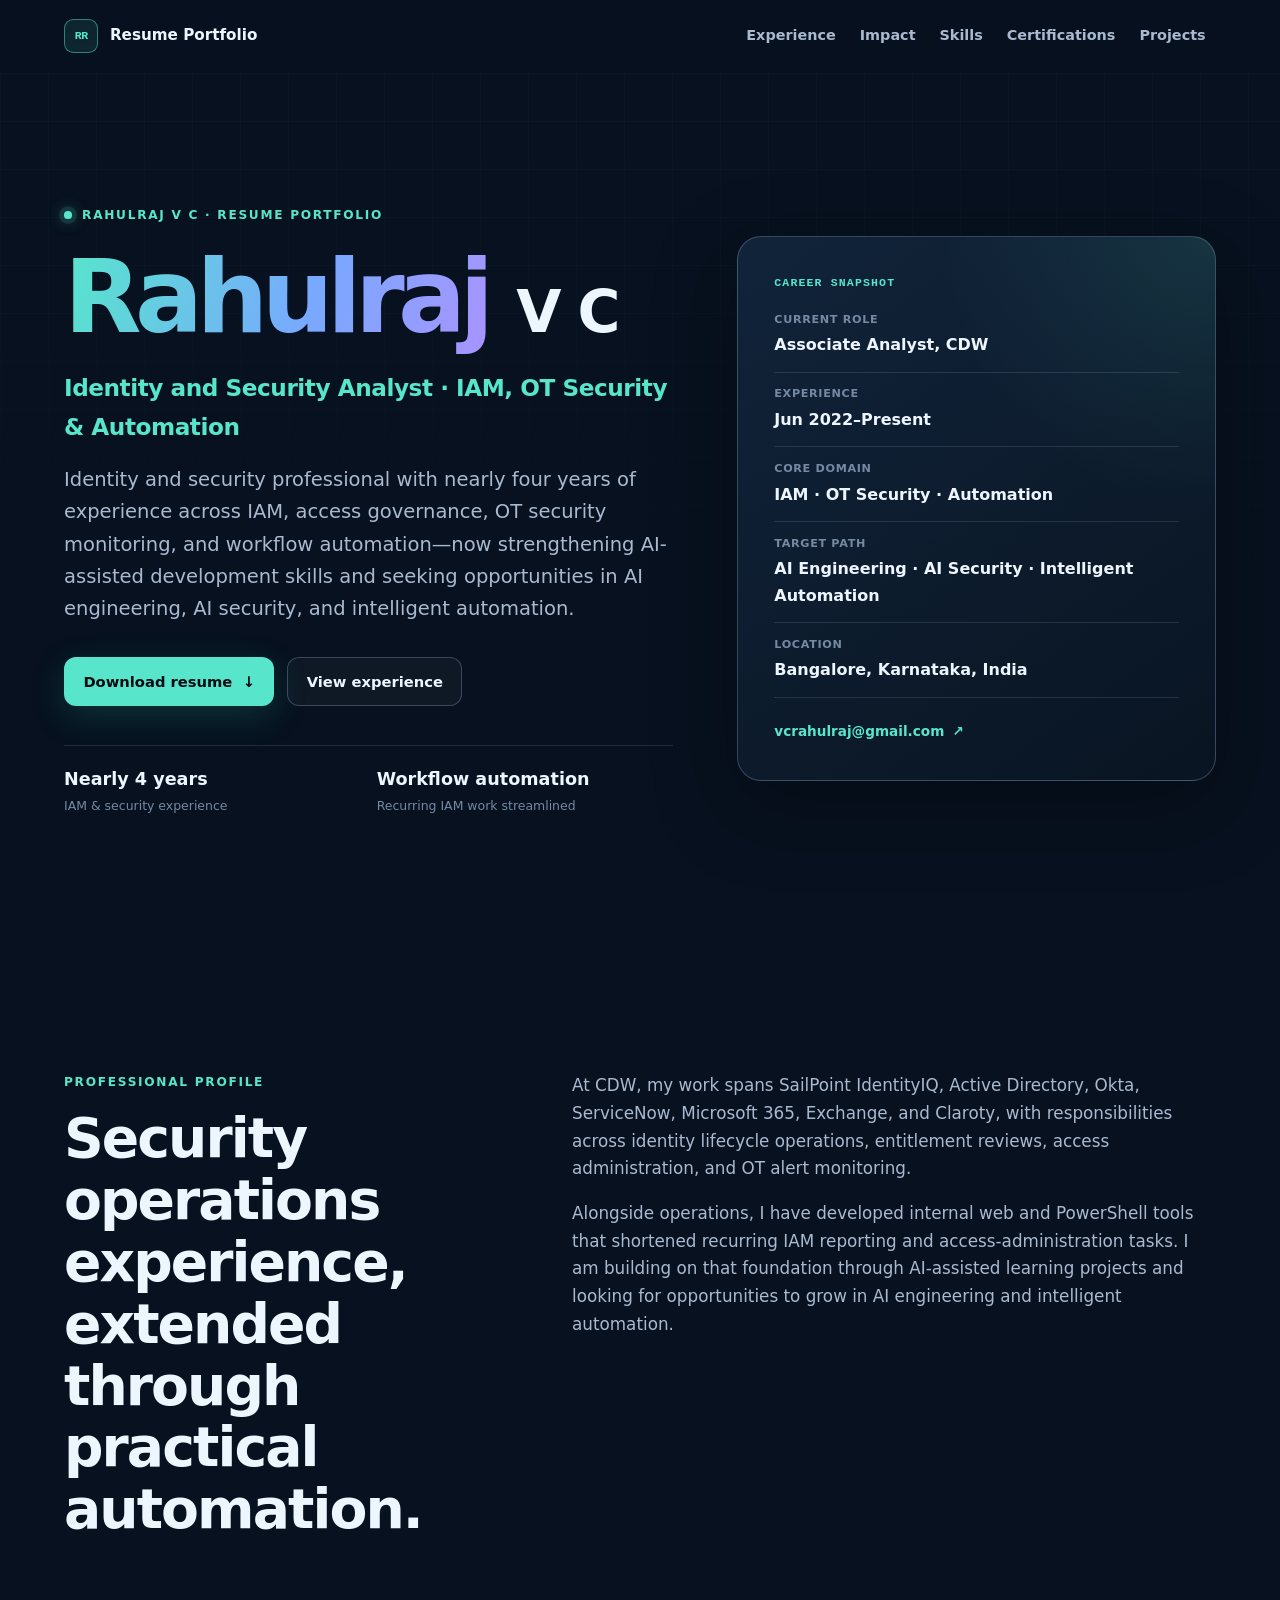
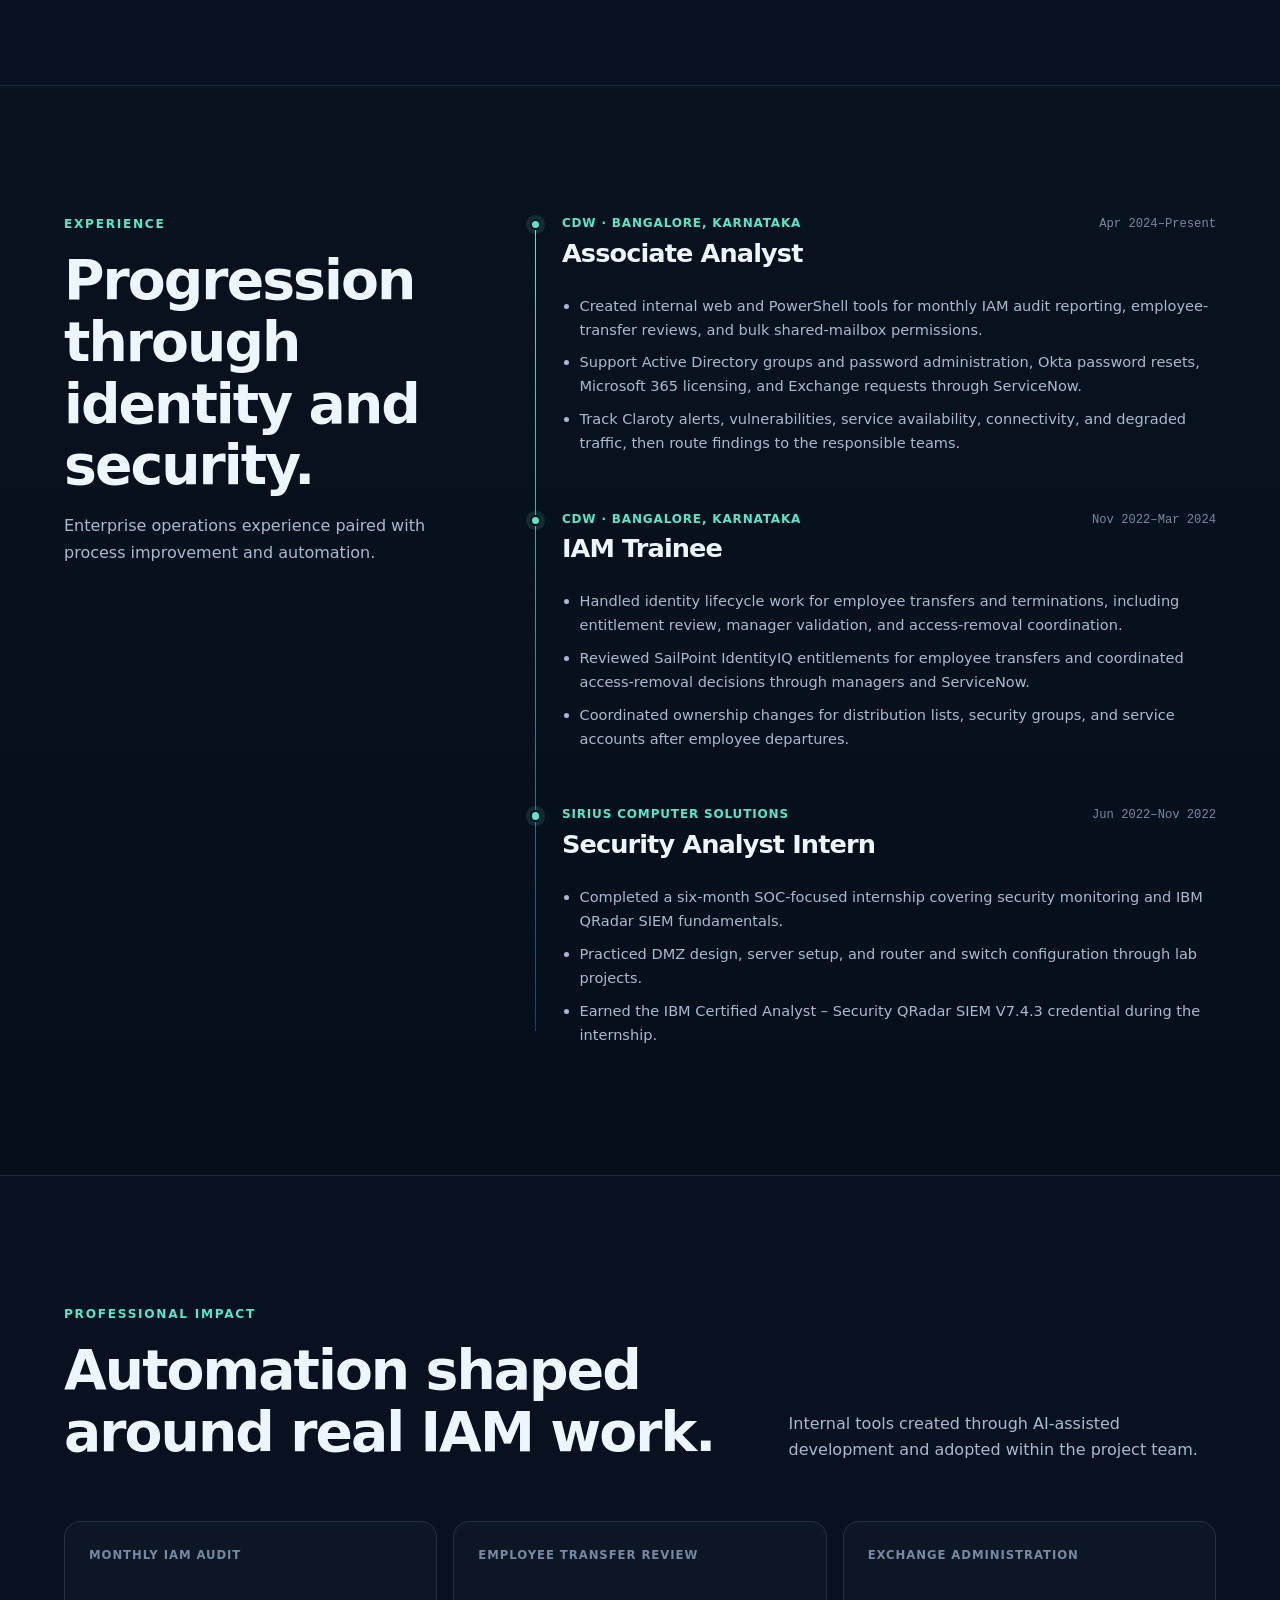
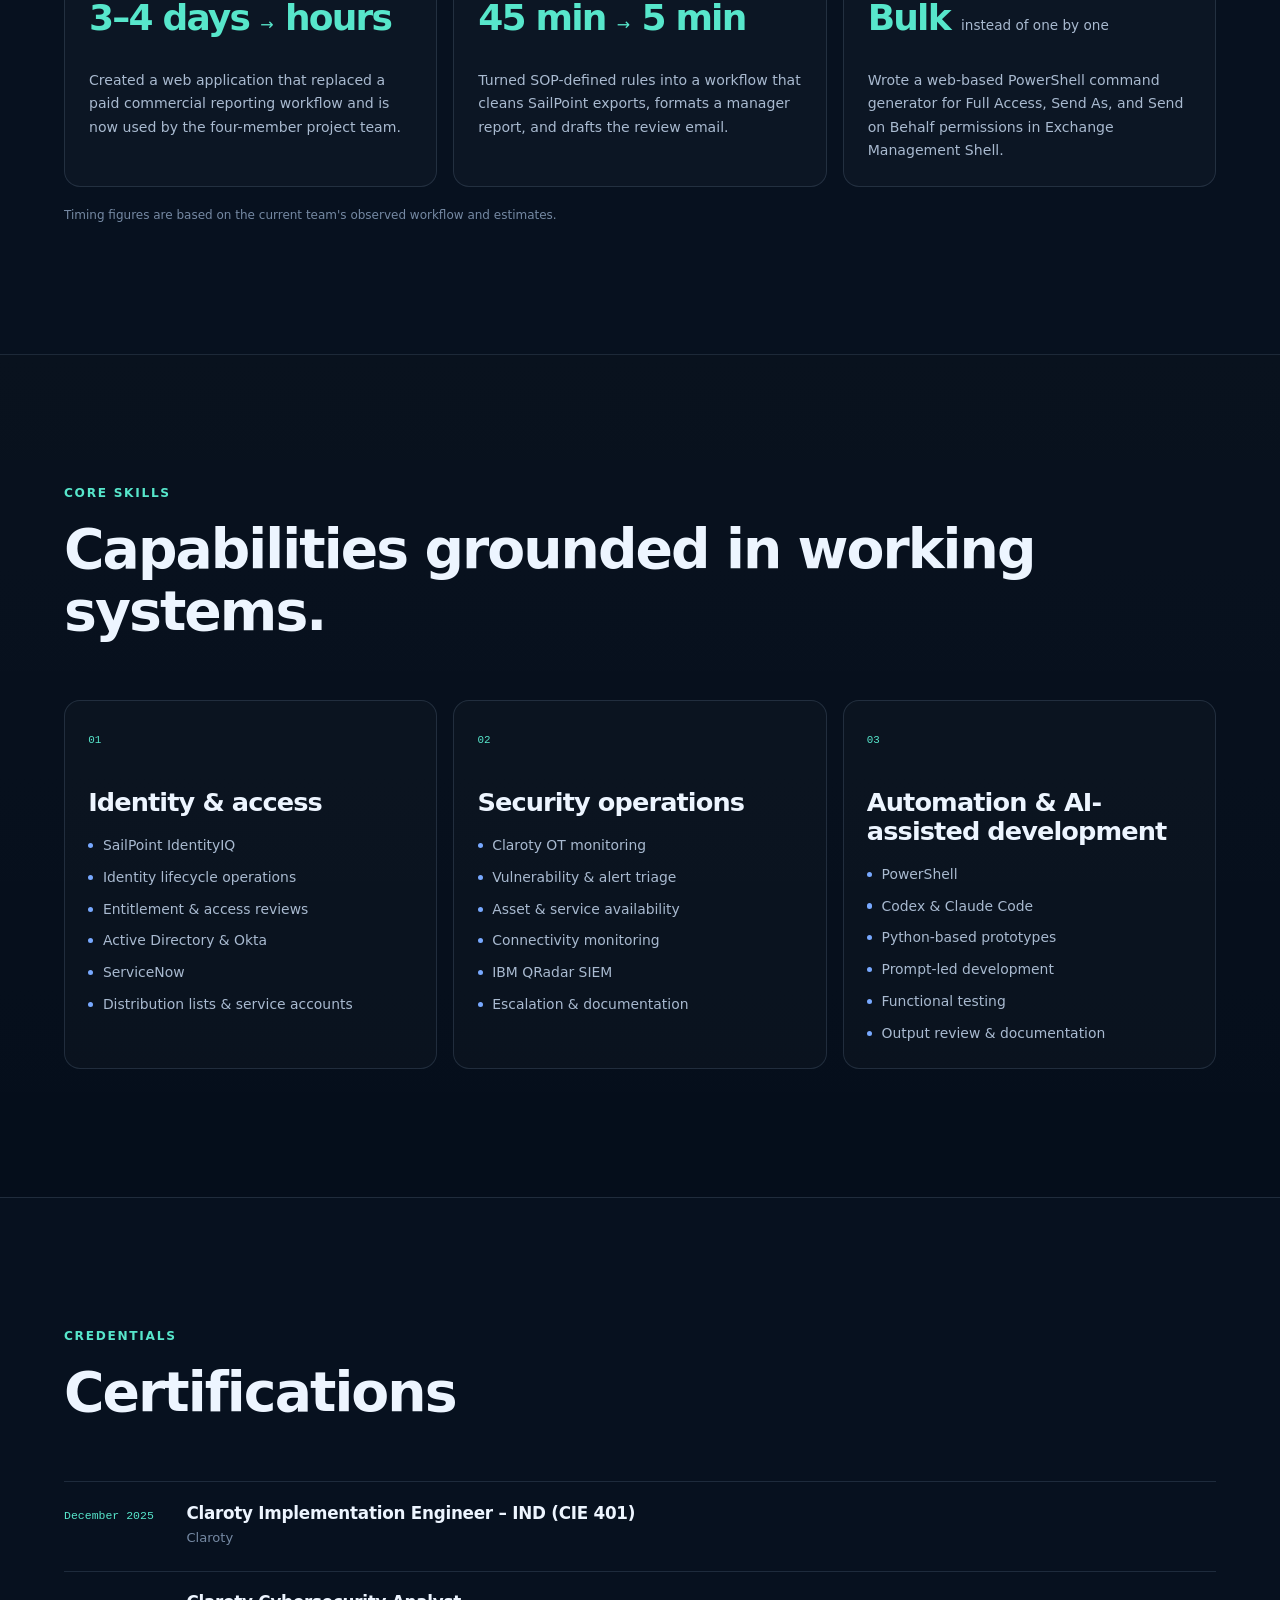
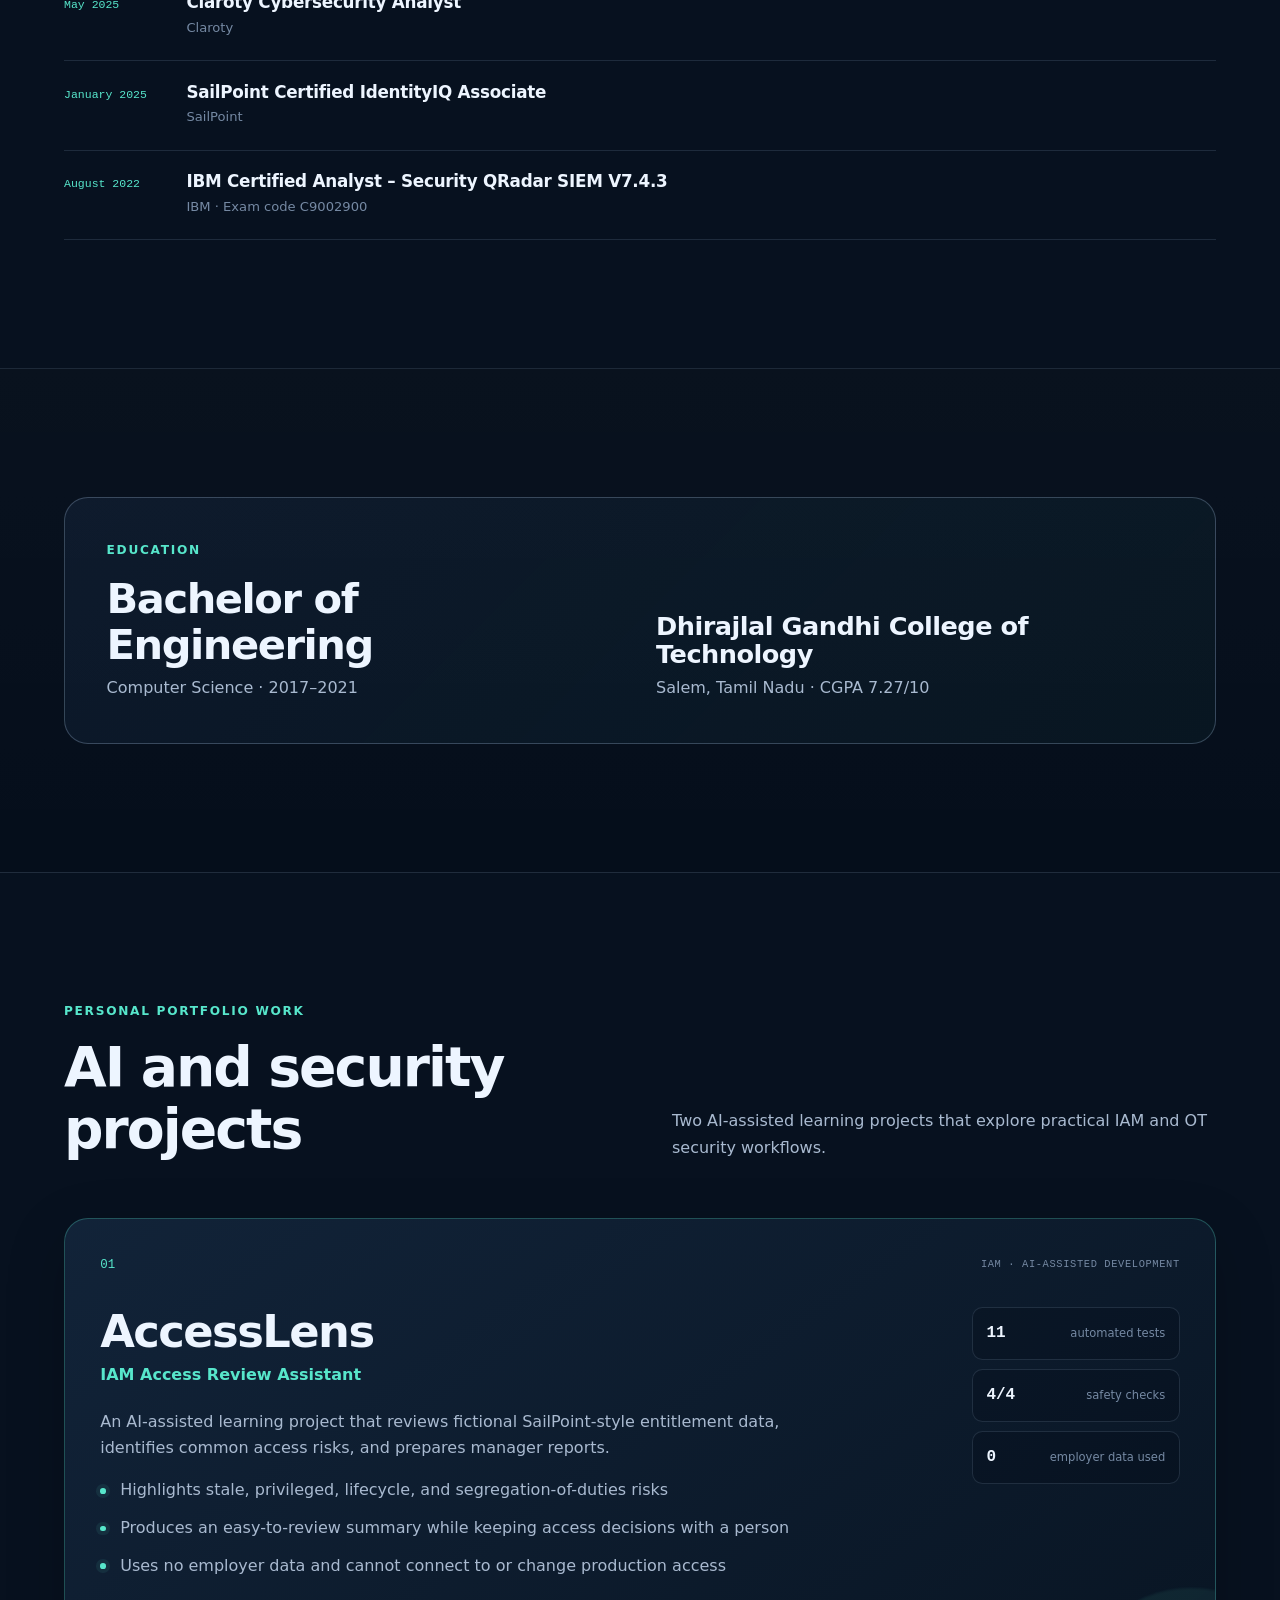
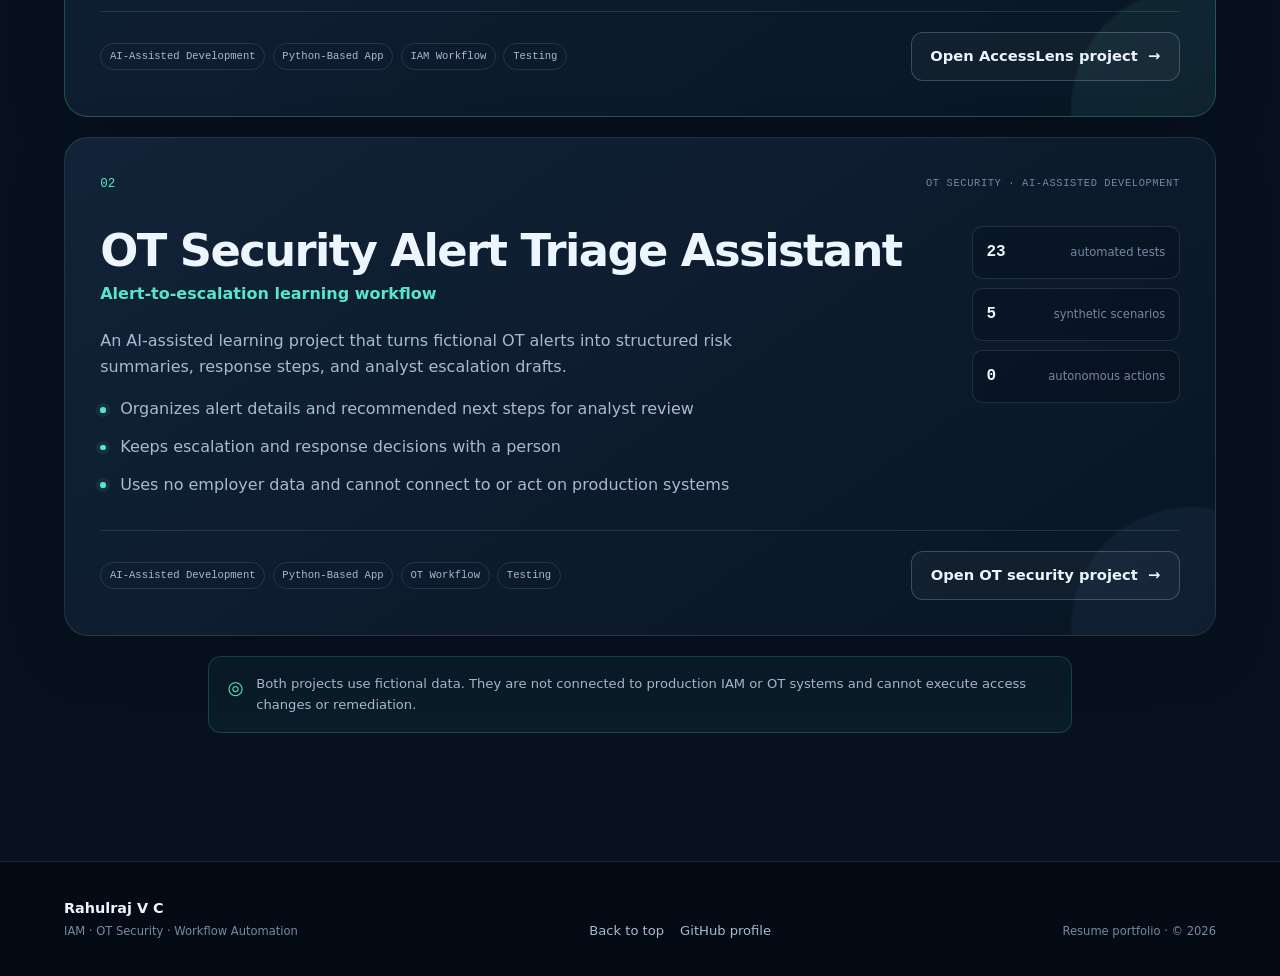
<file: index.html>
<!doctype html>
<html lang="en">
  <head>
    <meta charset="utf-8">
    <meta name="viewport" content="width=device-width, initial-scale=1">
    <meta name="color-scheme" content="dark light">
    <meta name="theme-color" content="#07111f">
    <meta name="description" content="Rahulraj V C's resume portfolio: nearly four years of IAM, OT security, access administration, and workflow automation experience.">
    <meta name="author" content="Rahulraj V C">
    <meta name="robots" content="index, follow">
    <meta property="og:type" content="profile">
    <meta property="og:title" content="Rahulraj V C | Resume Portfolio">
    <meta property="og:url" content="https://vcrahulraj.github.io/">
    <meta property="og:description" content="Identity and security analyst building from IAM and OT security into AI-assisted development and intelligent automation.">
    <meta property="og:image" content="favicon.svg">
    <meta name="twitter:card" content="summary">
    <meta name="twitter:title" content="Rahulraj V C | Resume Portfolio">
    <meta name="twitter:description" content="IAM, OT security, access administration, workflow automation, and AI-assisted portfolio projects.">
    <title>Rahulraj V C | Resume Portfolio</title>
    <link rel="canonical" href="https://vcrahulraj.github.io/">
    <link rel="icon" href="favicon.svg" type="image/svg+xml">
    <link rel="stylesheet" href="styles.css">
    <script type="application/ld+json">
      {
        "@context": "https://schema.org",
        "@type": "Person",
        "name": "Rahulraj V C",
        "jobTitle": "Identity and Security Analyst",
        "url": "https://vcrahulraj.github.io/",
        "sameAs": ["https://github.com/vcrahulraj"],
        "knowsAbout": ["Identity and Access Management", "SailPoint IdentityIQ", "OT Security", "Security Automation", "AI-Assisted Development"]
      }
    </script>
  </head>
  <body>
    <a class="skip-link" href="#main-content">Skip to main content</a>

    <header class="site-header" data-header>
      <div class="container nav-wrap">
        <a class="brand" href="#top" aria-label="Rahulraj V C, home">
          <span class="brand-mark" aria-hidden="true">RR</span>
          <span>Resume Portfolio</span>
        </a>
        <button class="nav-toggle" type="button" aria-expanded="false" aria-controls="primary-navigation" data-nav-toggle>
          <span class="sr-only">Open navigation</span>
          <span aria-hidden="true"></span><span aria-hidden="true"></span><span aria-hidden="true"></span>
        </button>
        <nav id="primary-navigation" class="primary-nav" aria-label="Primary navigation" data-nav>
          <a href="#experience">Experience</a>
          <a href="#impact">Impact</a>
          <a href="#skills">Skills</a>
          <a href="#certifications">Certifications</a>
          <a href="#projects">Projects</a>
        </nav>
      </div>
    </header>

    <main id="main-content">
      <section id="top" class="hero section-shell" aria-labelledby="hero-title">
        <div class="container hero-grid">
          <div class="hero-copy">
            <p class="eyebrow"><span class="status-dot" aria-hidden="true"></span> Rahulraj V C · Resume Portfolio</p>
            <h1 id="hero-title"><span class="hero-name-primary">Rahulraj</span> <span class="hero-name-secondary">V C</span></h1>
            <p class="hero-role">Identity and Security Analyst <span aria-hidden="true">·</span> IAM, OT Security &amp; Automation</p>
            <p class="hero-lede">
              Identity and security professional with nearly four years of experience across IAM, access governance,
              OT security monitoring, and workflow automation—now strengthening AI-assisted development skills and
              seeking opportunities in AI engineering, AI security, and intelligent automation.
            </p>
            <div class="hero-actions" aria-label="Resume actions">
              <a class="button button-primary" href="assets/Rahul_Raj_V_C_Resume.pdf" download>Download resume <span aria-hidden="true">↓</span></a>
              <a class="button button-secondary" href="#experience">View experience</a>
            </div>
            <ul class="hero-proof" aria-label="Professional highlights">
              <li><strong>Nearly 4 years</strong><span>IAM &amp; security experience</span></li>
              <li><strong>Workflow automation</strong><span>Recurring IAM work streamlined</span></li>
            </ul>
          </div>

          <aside class="career-card" aria-label="Career snapshot">
            <p class="career-label">Career snapshot</p>
            <dl class="career-list">
              <div><dt>Current role</dt><dd>Associate Analyst, CDW</dd></div>
              <div><dt>Experience</dt><dd>Jun 2022–Present</dd></div>
              <div><dt>Core domain</dt><dd>IAM · OT Security · Automation</dd></div>
              <div><dt>Target path</dt><dd>AI Engineering · AI Security · Intelligent Automation</dd></div>
              <div><dt>Location</dt><dd>Bangalore, Karnataka, India</dd></div>
            </dl>
            <a class="text-link" href="mailto:vcrahulraj@gmail.com">vcrahulraj@gmail.com <span aria-hidden="true">↗</span></a>
          </aside>
        </div>
      </section>

      <section id="profile" class="section-shell" aria-labelledby="profile-title">
        <div class="container about-grid">
          <div>
            <p class="section-kicker">Professional profile</p>
            <h2 id="profile-title">Security operations experience, extended through practical automation.</h2>
          </div>
          <div class="about-copy">
            <p>
              At CDW, my work spans SailPoint IdentityIQ, Active Directory, Okta, ServiceNow, Microsoft 365,
              Exchange, and Claroty, with responsibilities across
              identity lifecycle operations, entitlement reviews, access administration, and OT alert monitoring.
            </p>
            <p>
              Alongside operations, I have developed internal web and PowerShell tools that shortened recurring IAM
              reporting and access-administration tasks. I am building on that foundation through AI-assisted learning
              projects and looking for opportunities to grow in AI engineering and intelligent automation.
            </p>
          </div>
        </div>
      </section>

      <section id="experience" class="section-shell section-tinted" aria-labelledby="experience-title">
        <div class="container experience-layout">
          <div class="experience-intro">
            <p class="section-kicker">Experience</p>
            <h2 id="experience-title">Progression through identity and security.</h2>
            <p>Enterprise operations experience paired with process improvement and automation.</p>
          </div>
          <div class="timeline">
            <article class="timeline-item">
              <div class="timeline-marker" aria-hidden="true"></div>
              <div class="timeline-head">
                <div><span class="timeline-company">CDW · Bangalore, Karnataka</span><h3>Associate Analyst</h3></div>
                <time datetime="2024-04">Apr 2024–Present</time>
              </div>
              <ul>
                <li>Created internal web and PowerShell tools for monthly IAM audit reporting, employee-transfer reviews, and bulk shared-mailbox permissions.</li>
                <li>Support Active Directory groups and password administration, Okta password resets, Microsoft 365 licensing, and Exchange requests through ServiceNow.</li>
                <li>Track Claroty alerts, vulnerabilities, service availability, connectivity, and degraded traffic, then route findings to the responsible teams.</li>
              </ul>
            </article>
            <article class="timeline-item">
              <div class="timeline-marker" aria-hidden="true"></div>
              <div class="timeline-head">
                <div><span class="timeline-company">CDW · Bangalore, Karnataka</span><h3>IAM Trainee</h3></div>
                <time datetime="2022-11">Nov 2022–Mar 2024</time>
              </div>
              <ul>
                <li>Handled identity lifecycle work for employee transfers and terminations, including entitlement review, manager validation, and access-removal coordination.</li>
                <li>Reviewed SailPoint IdentityIQ entitlements for employee transfers and coordinated access-removal decisions through managers and ServiceNow.</li>
                <li>Coordinated ownership changes for distribution lists, security groups, and service accounts after employee departures.</li>
              </ul>
            </article>
            <article class="timeline-item">
              <div class="timeline-marker" aria-hidden="true"></div>
              <div class="timeline-head">
                <div><span class="timeline-company">Sirius Computer Solutions</span><h3>Security Analyst Intern</h3></div>
                <time datetime="2022-06">Jun 2022–Nov 2022</time>
              </div>
              <ul>
                <li>Completed a six-month SOC-focused internship covering security monitoring and IBM QRadar SIEM fundamentals.</li>
                <li>Practiced DMZ design, server setup, and router and switch configuration through lab projects.</li>
                <li>Earned the IBM Certified Analyst – Security QRadar SIEM V7.4.3 credential during the internship.</li>
              </ul>
            </article>
          </div>
        </div>
      </section>

      <section id="impact" class="section-shell" aria-labelledby="impact-title">
        <div class="container">
          <div class="section-heading">
            <div><p class="section-kicker">Professional impact</p><h2 id="impact-title">Automation shaped around real IAM work.</h2></div>
            <p>Internal tools created through AI-assisted development and adopted within the project team.</p>
          </div>
          <div class="impact-grid">
            <article class="impact-card">
              <span class="impact-label">Monthly IAM audit</span>
              <div class="impact-stat"><strong>3–4 days</strong><span aria-hidden="true">→</span><strong>hours</strong></div>
              <p>Created a web application that replaced a paid commercial reporting workflow and is now used by the four-member project team.</p>
            </article>
            <article class="impact-card">
              <span class="impact-label">Employee transfer review</span>
              <div class="impact-stat"><strong>45 min</strong><span aria-hidden="true">→</span><strong>5 min</strong></div>
              <p>Turned SOP-defined rules into a workflow that cleans SailPoint exports, formats a manager report, and drafts the review email.</p>
            </article>
            <article class="impact-card">
              <span class="impact-label">Exchange administration</span>
              <div class="impact-stat"><strong>Bulk</strong><span>instead of one by one</span></div>
              <p>Wrote a web-based PowerShell command generator for Full Access, Send As, and Send on Behalf permissions in Exchange Management Shell.</p>
            </article>
          </div>
          <p class="data-note">Timing figures are based on the current team's observed workflow and estimates.</p>
        </div>
      </section>

      <section id="skills" class="section-shell section-tinted" aria-labelledby="skills-title">
        <div class="container">
          <div class="section-heading"><div><p class="section-kicker">Core skills</p><h2 id="skills-title">Capabilities grounded in working systems.</h2></div></div>
          <div class="skill-grid">
            <article class="skill-card">
              <span class="skill-index">01</span><h3>Identity &amp; access</h3>
              <ul><li>SailPoint IdentityIQ</li><li>Identity lifecycle operations</li><li>Entitlement &amp; access reviews</li><li>Active Directory &amp; Okta</li><li>ServiceNow</li><li>Distribution lists &amp; service accounts</li></ul>
            </article>
            <article class="skill-card">
              <span class="skill-index">02</span><h3>Security operations</h3>
              <ul><li>Claroty OT monitoring</li><li>Vulnerability &amp; alert triage</li><li>Asset &amp; service availability</li><li>Connectivity monitoring</li><li>IBM QRadar SIEM</li><li>Escalation &amp; documentation</li></ul>
            </article>
            <article class="skill-card">
              <span class="skill-index">03</span><h3>Automation &amp; AI-assisted development</h3>
              <ul><li>PowerShell</li><li>Codex &amp; Claude Code</li><li>Python-based prototypes</li><li>Prompt-led development</li><li>Functional testing</li><li>Output review &amp; documentation</li></ul>
            </article>
          </div>
        </div>
      </section>

      <section id="certifications" class="section-shell" aria-labelledby="certifications-title">
        <div class="container">
          <div class="section-heading"><div><p class="section-kicker">Credentials</p><h2 id="certifications-title">Certifications</h2></div></div>
          <div class="credential-list">
            <article><time datetime="2025-12-31">December 2025</time><div><h3>Claroty Implementation Engineer – IND (CIE 401)</h3><p>Claroty</p></div></article>
            <article><time datetime="2025-05-14">May 2025</time><div><h3>Claroty Cybersecurity Analyst</h3><p>Claroty</p></div></article>
            <article><time datetime="2025-01-13">January 2025</time><div><h3>SailPoint Certified IdentityIQ Associate</h3><p>SailPoint</p></div></article>
            <article><time datetime="2022-08">August 2022</time><div><h3>IBM Certified Analyst – Security QRadar SIEM V7.4.3</h3><p>IBM · Exam code C9002900</p></div></article>
          </div>
        </div>
      </section>

      <section id="education" class="section-shell section-tinted" aria-labelledby="education-title">
        <div class="container education-card">
          <div><p class="section-kicker">Education</p><h2 id="education-title">Bachelor of Engineering</h2><p class="education-major">Computer Science · 2017–2021</p></div>
          <div><h3>Dhirajlal Gandhi College of Technology</h3><p>Salem, Tamil Nadu · CGPA 7.27/10</p></div>
        </div>
      </section>

      <section id="projects" class="section-shell" aria-labelledby="projects-title">
        <div class="container">
          <div class="section-heading">
            <div><p class="section-kicker">Personal portfolio work</p><h2 id="projects-title">AI and security projects</h2></div>
            <p>Two AI-assisted learning projects that explore practical IAM and OT security workflows.</p>
          </div>
          <div class="project-grid">
            <article class="project-card project-card-featured">
              <div class="project-topline"><span class="project-number">01</span><span class="project-type">IAM · AI-Assisted Development</span></div>
              <div class="project-body">
                <div>
                  <h3><a class="project-title-link" href="projects/accesslens.html">AccessLens</a></h3><p class="project-subtitle">IAM Access Review Assistant</p>
                  <p>An AI-assisted learning project that reviews fictional SailPoint-style entitlement data, identifies common access risks, and prepares manager reports.</p>
                  <ul class="feature-list"><li>Highlights stale, privileged, lifecycle, and segregation-of-duties risks</li><li>Produces an easy-to-review summary while keeping access decisions with a person</li><li>Uses no employer data and cannot connect to or change production access</li></ul>
                </div>
                <div class="project-evidence" aria-label="AccessLens verification"><div><strong>11</strong><span>automated tests</span></div><div><strong>4/4</strong><span>safety checks</span></div><div><strong>0</strong><span>employer data used</span></div></div>
              </div>
              <div class="project-footer">
                <ul class="tech-list" aria-label="AccessLens technologies"><li>AI-Assisted Development</li><li>Python-Based App</li><li>IAM Workflow</li><li>Testing</li></ul>
                <a class="button button-secondary project-button" href="projects/accesslens.html"><span>Open AccessLens project</span><span aria-hidden="true">→</span></a>
              </div>
            </article>
            <article class="project-card">
              <div class="project-topline"><span class="project-number">02</span><span class="project-type">OT Security · AI-Assisted Development</span></div>
              <div class="project-body">
                <div>
                  <h3><a class="project-title-link" href="projects/ot-security-triage.html">OT Security Alert Triage Assistant</a></h3><p class="project-subtitle">Alert-to-escalation learning workflow</p>
                  <p>An AI-assisted learning project that turns fictional OT alerts into structured risk summaries, response steps, and analyst escalation drafts.</p>
                  <ul class="feature-list"><li>Organizes alert details and recommended next steps for analyst review</li><li>Keeps escalation and response decisions with a person</li><li>Uses no employer data and cannot connect to or act on production systems</li></ul>
                </div>
                <div class="project-evidence" aria-label="OT triage project verification"><div><strong>23</strong><span>automated tests</span></div><div><strong>5</strong><span>synthetic scenarios</span></div><div><strong>0</strong><span>autonomous actions</span></div></div>
              </div>
              <div class="project-footer">
                <ul class="tech-list" aria-label="OT triage technologies"><li>AI-Assisted Development</li><li>Python-Based App</li><li>OT Workflow</li><li>Testing</li></ul>
                <a class="button button-secondary project-button" href="projects/ot-security-triage.html"><span>Open OT security project</span><span aria-hidden="true">→</span></a>
              </div>
            </article>
          </div>
          <aside class="project-note" aria-label="Responsible project use"><span aria-hidden="true">◎</span><p>Both projects use fictional data. They are not connected to production IAM or OT systems and cannot execute access changes or remediation.</p></aside>
        </div>
      </section>

    </main>

    <footer class="site-footer">
      <div class="container footer-inner">
        <div><strong>Rahulraj V C</strong><span>IAM · OT Security · Workflow Automation</span></div>
        <nav class="footer-links" aria-label="Footer navigation"><a href="#top">Back to top</a><a href="https://github.com/vcrahulraj">GitHub profile</a></nav>
        <p>Resume portfolio · <span data-year></span></p>
      </div>
    </footer>
    <script src="config.js"></script>
    <script src="script.js"></script>
  </body>
</html>
</file>
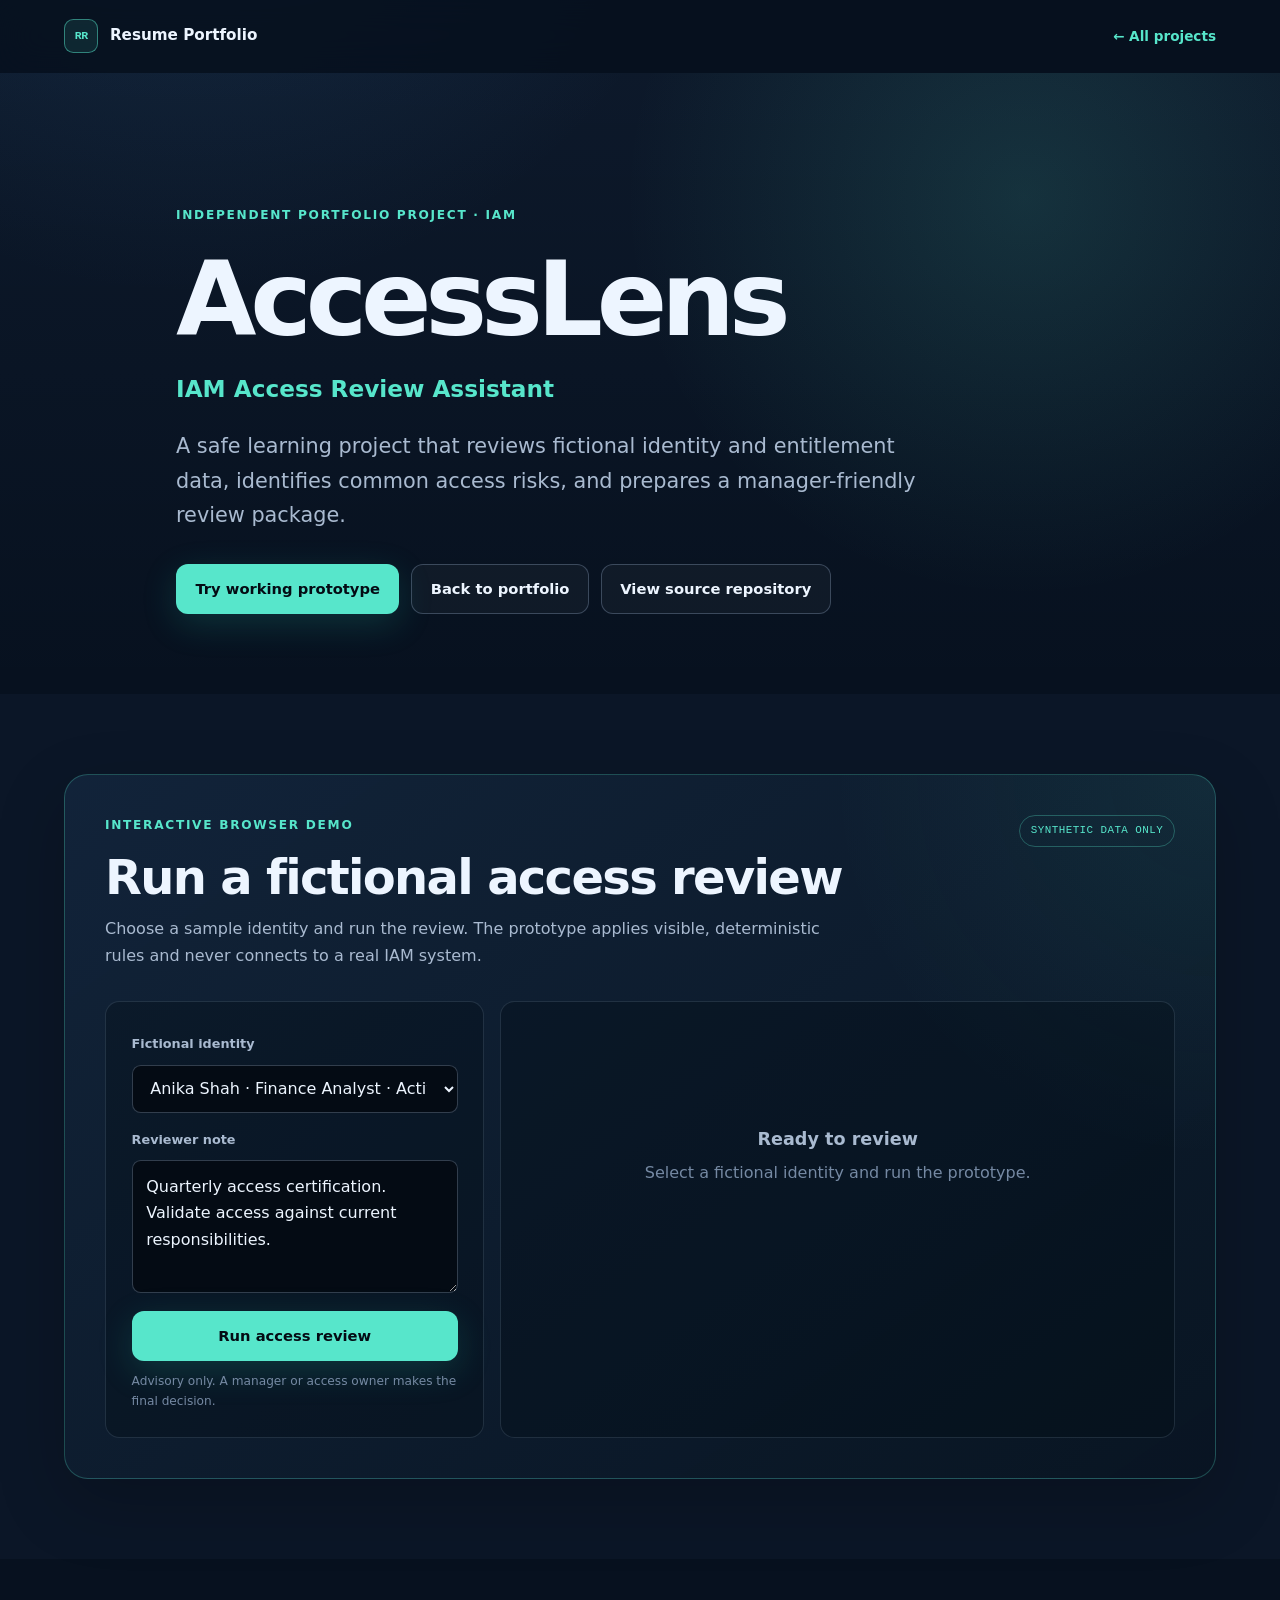
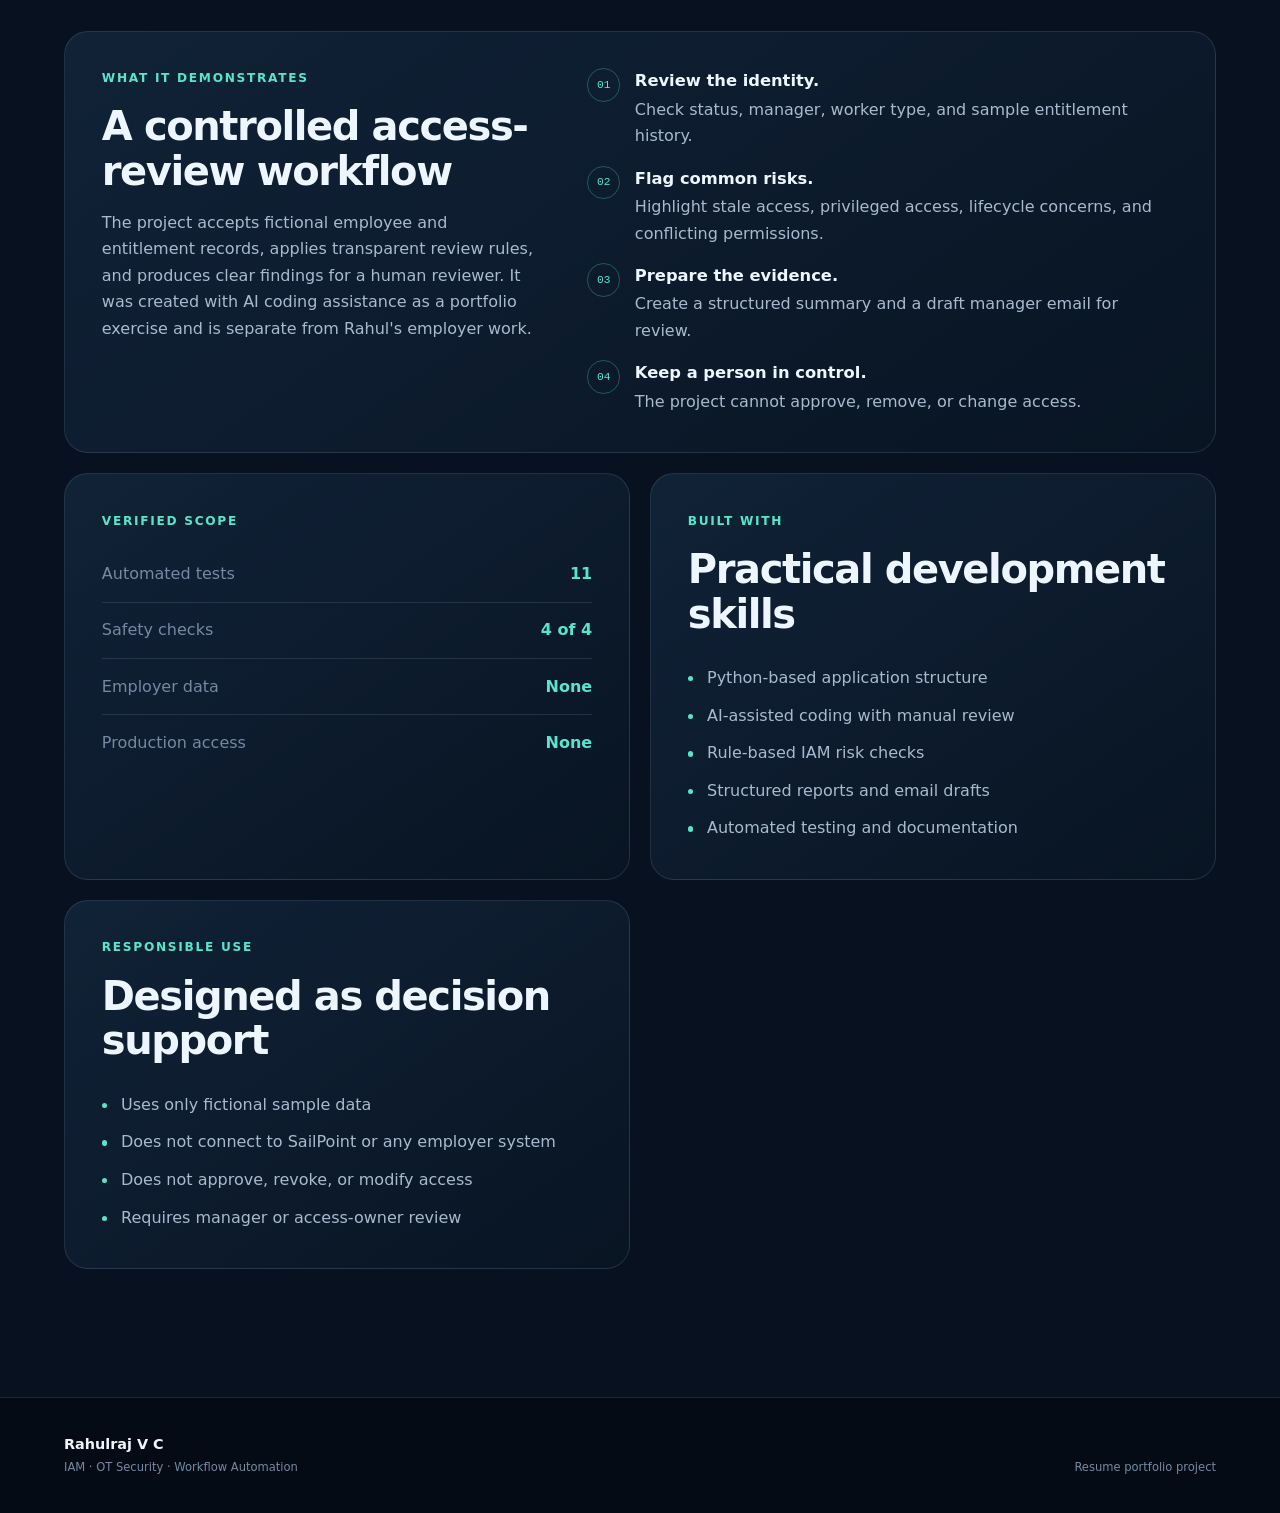
<file: projects/accesslens.html>
<!doctype html>
<html lang="en">
  <head>
    <meta charset="utf-8">
    <meta name="viewport" content="width=device-width, initial-scale=1">
    <meta name="description" content="AccessLens, Rahulraj V C's independent IAM access-review portfolio project.">
    <title>AccessLens IAM Access Review Assistant | Rahulraj V C</title>
    <link rel="icon" href="../favicon.svg" type="image/svg+xml">
    <link rel="stylesheet" href="../styles.css">
  </head>
  <body class="project-detail-page">
    <a class="skip-link" href="#main-content">Skip to content</a>
    <header class="site-header" data-header>
      <div class="container nav-wrap">
        <a class="brand" href="../index.html" aria-label="Return to Rahulraj V C's resume portfolio">
          <span class="brand-mark" aria-hidden="true">RR</span>
          <span>Resume Portfolio</span>
        </a>
        <a class="text-link" href="../index.html#projects">← All projects</a>
      </div>
    </header>

    <main id="main-content">
      <section class="project-detail-hero section-shell">
        <div class="container detail-shell">
          <p class="eyebrow">Independent portfolio project · IAM</p>
          <h1>AccessLens</h1>
          <p class="project-detail-role">IAM Access Review Assistant</p>
          <p class="project-detail-lede">A safe learning project that reviews fictional identity and entitlement data, identifies common access risks, and prepares a manager-friendly review package.</p>
          <div class="detail-actions">
            <a class="button button-primary" href="#working-demo">Try working prototype</a>
            <a class="button button-secondary" href="../index.html#projects">Back to portfolio</a>
            <a class="button button-secondary" href="https://github.com/vcrahulraj/accesslens-iam-copilot" target="_blank" rel="noopener noreferrer">View source repository</a>
          </div>
        </div>
      </section>

      <section id="working-demo" class="section-shell demo-section" aria-labelledby="demo-title">
        <div class="container demo-shell" data-demo="accesslens">
          <div class="demo-heading">
            <div>
              <p class="section-kicker">Interactive browser demo</p>
              <h2 id="demo-title">Run a fictional access review</h2>
              <p>Choose a sample identity and run the review. The prototype applies visible, deterministic rules and never connects to a real IAM system.</p>
            </div>
            <span class="demo-safety">Synthetic data only</span>
          </div>
          <div class="demo-workspace">
            <form class="demo-controls" data-demo-form>
              <label for="accesslens-identity">Fictional identity</label>
              <select id="accesslens-identity" data-demo-select>
                <option value="anika">Anika Shah · Finance Analyst · Active</option>
                <option value="marcus">Marcus Lee · Contractor · Active</option>
                <option value="priya">Priya Nair · Former Administrator · Terminated</option>
              </select>
              <label for="accesslens-note">Reviewer note</label>
              <textarea id="accesslens-note" rows="4" data-demo-note>Quarterly access certification. Validate access against current responsibilities.</textarea>
              <button class="button button-primary" type="submit">Run access review</button>
              <p class="demo-help">Advisory only. A manager or access owner makes the final decision.</p>
            </form>
            <div class="demo-output" data-demo-output aria-live="polite" tabindex="-1">
              <div class="demo-empty"><strong>Ready to review</strong><span>Select a fictional identity and run the prototype.</span></div>
            </div>
          </div>
        </div>
      </section>

      <section class="section-shell detail-content-section">
        <div class="container detail-grid">
          <article class="detail-panel detail-panel-wide">
            <p class="section-kicker">What it demonstrates</p>
            <h2>A controlled access-review workflow</h2>
            <p>The project accepts fictional employee and entitlement records, applies transparent review rules, and produces clear findings for a human reviewer. It was created with AI coding assistance as a portfolio exercise and is separate from Rahul's employer work.</p>
            <ol class="workflow-list">
              <li><strong>Review the identity.</strong><span>Check status, manager, worker type, and sample entitlement history.</span></li>
              <li><strong>Flag common risks.</strong><span>Highlight stale access, privileged access, lifecycle concerns, and conflicting permissions.</span></li>
              <li><strong>Prepare the evidence.</strong><span>Create a structured summary and a draft manager email for review.</span></li>
              <li><strong>Keep a person in control.</strong><span>The project cannot approve, remove, or change access.</span></li>
            </ol>
          </article>

          <aside class="detail-panel detail-facts" aria-label="Project facts">
            <p class="section-kicker">Verified scope</p>
            <dl>
              <div><dt>Automated tests</dt><dd>11</dd></div>
              <div><dt>Safety checks</dt><dd>4 of 4</dd></div>
              <div><dt>Employer data</dt><dd>None</dd></div>
              <div><dt>Production access</dt><dd>None</dd></div>
            </dl>
          </aside>

          <article class="detail-panel">
            <p class="section-kicker">Built with</p>
            <h2>Practical development skills</h2>
            <ul class="detail-list"><li>Python-based application structure</li><li>AI-assisted coding with manual review</li><li>Rule-based IAM risk checks</li><li>Structured reports and email drafts</li><li>Automated testing and documentation</li></ul>
          </article>

          <article class="detail-panel">
            <p class="section-kicker">Responsible use</p>
            <h2>Designed as decision support</h2>
            <ul class="detail-list"><li>Uses only fictional sample data</li><li>Does not connect to SailPoint or any employer system</li><li>Does not approve, revoke, or modify access</li><li>Requires manager or access-owner review</li></ul>
          </article>
        </div>
      </section>
    </main>

    <footer class="site-footer"><div class="container footer-inner"><div><strong>Rahulraj V C</strong><span>IAM · OT Security · Workflow Automation</span></div><p>Resume portfolio project</p></div></footer>
    <script src="../script.js"></script>
    <script src="../project-demos.js"></script>
  </body>
</html>
</file>
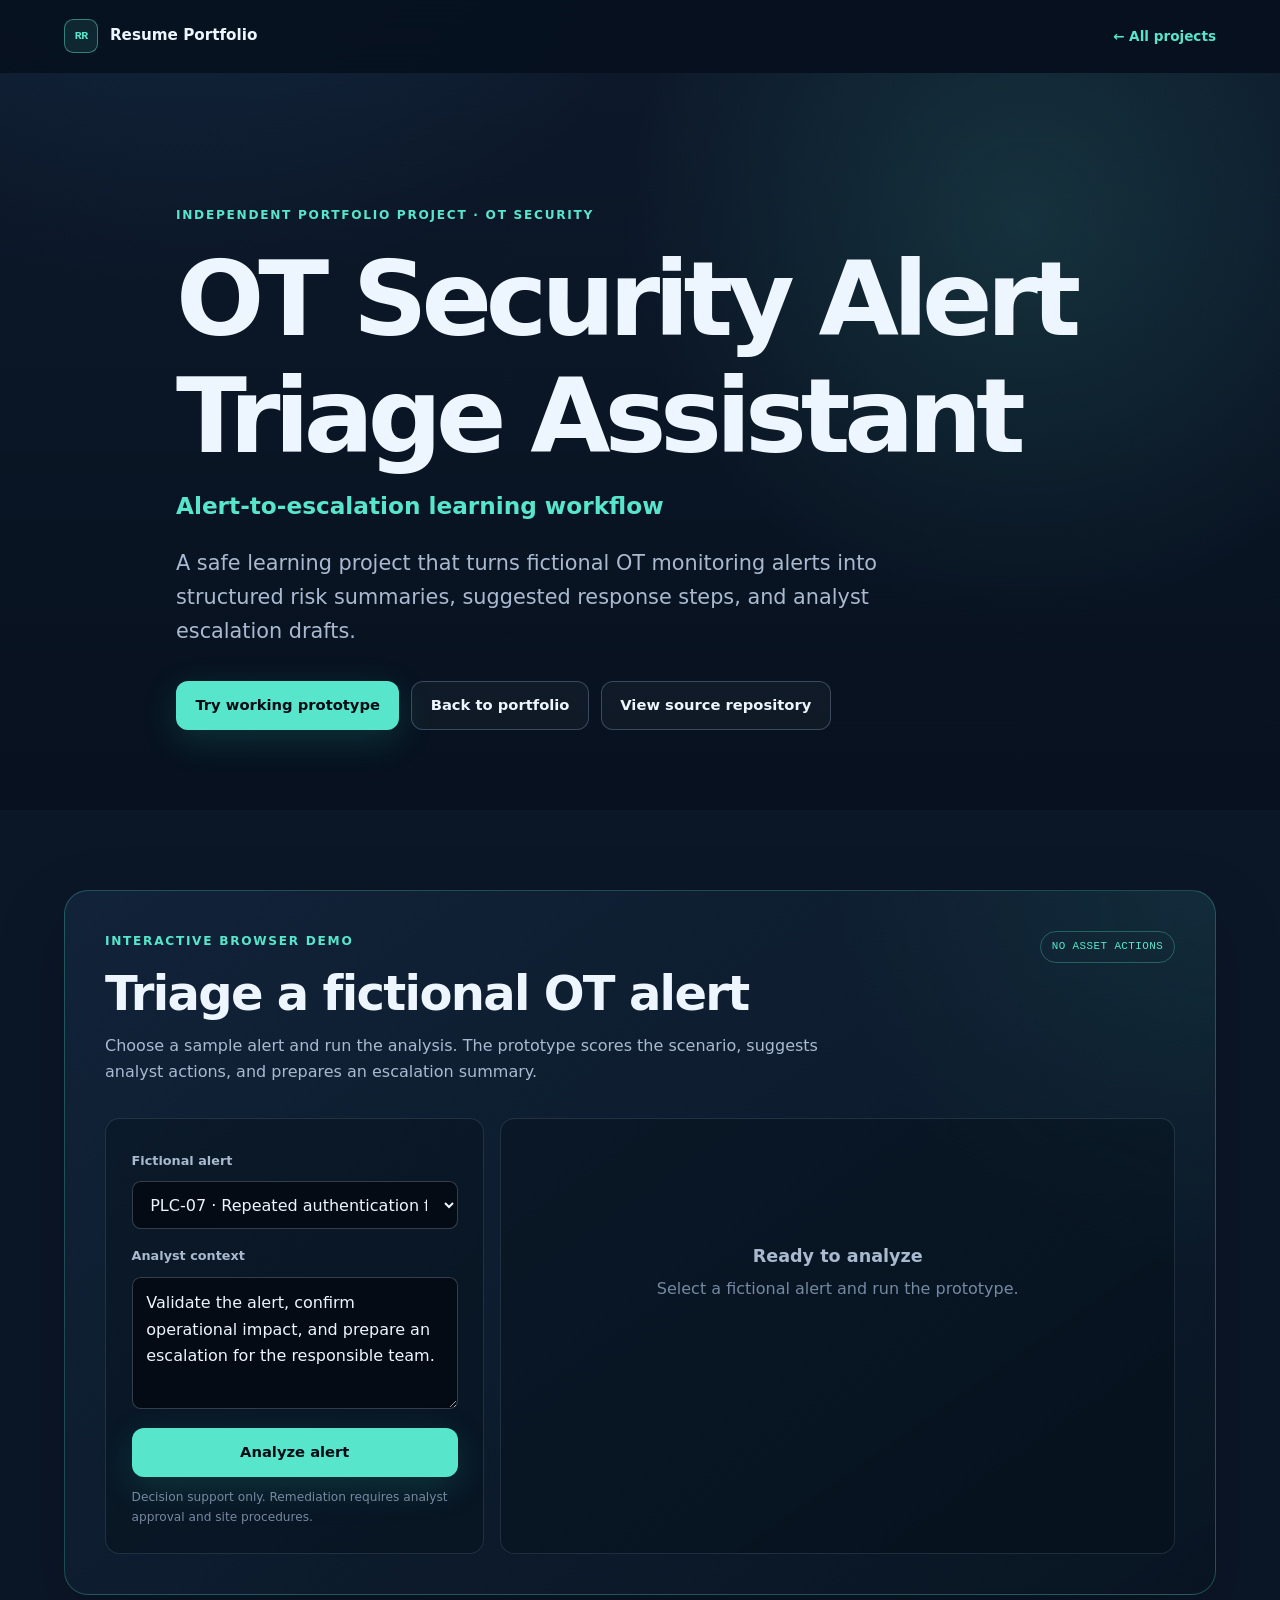
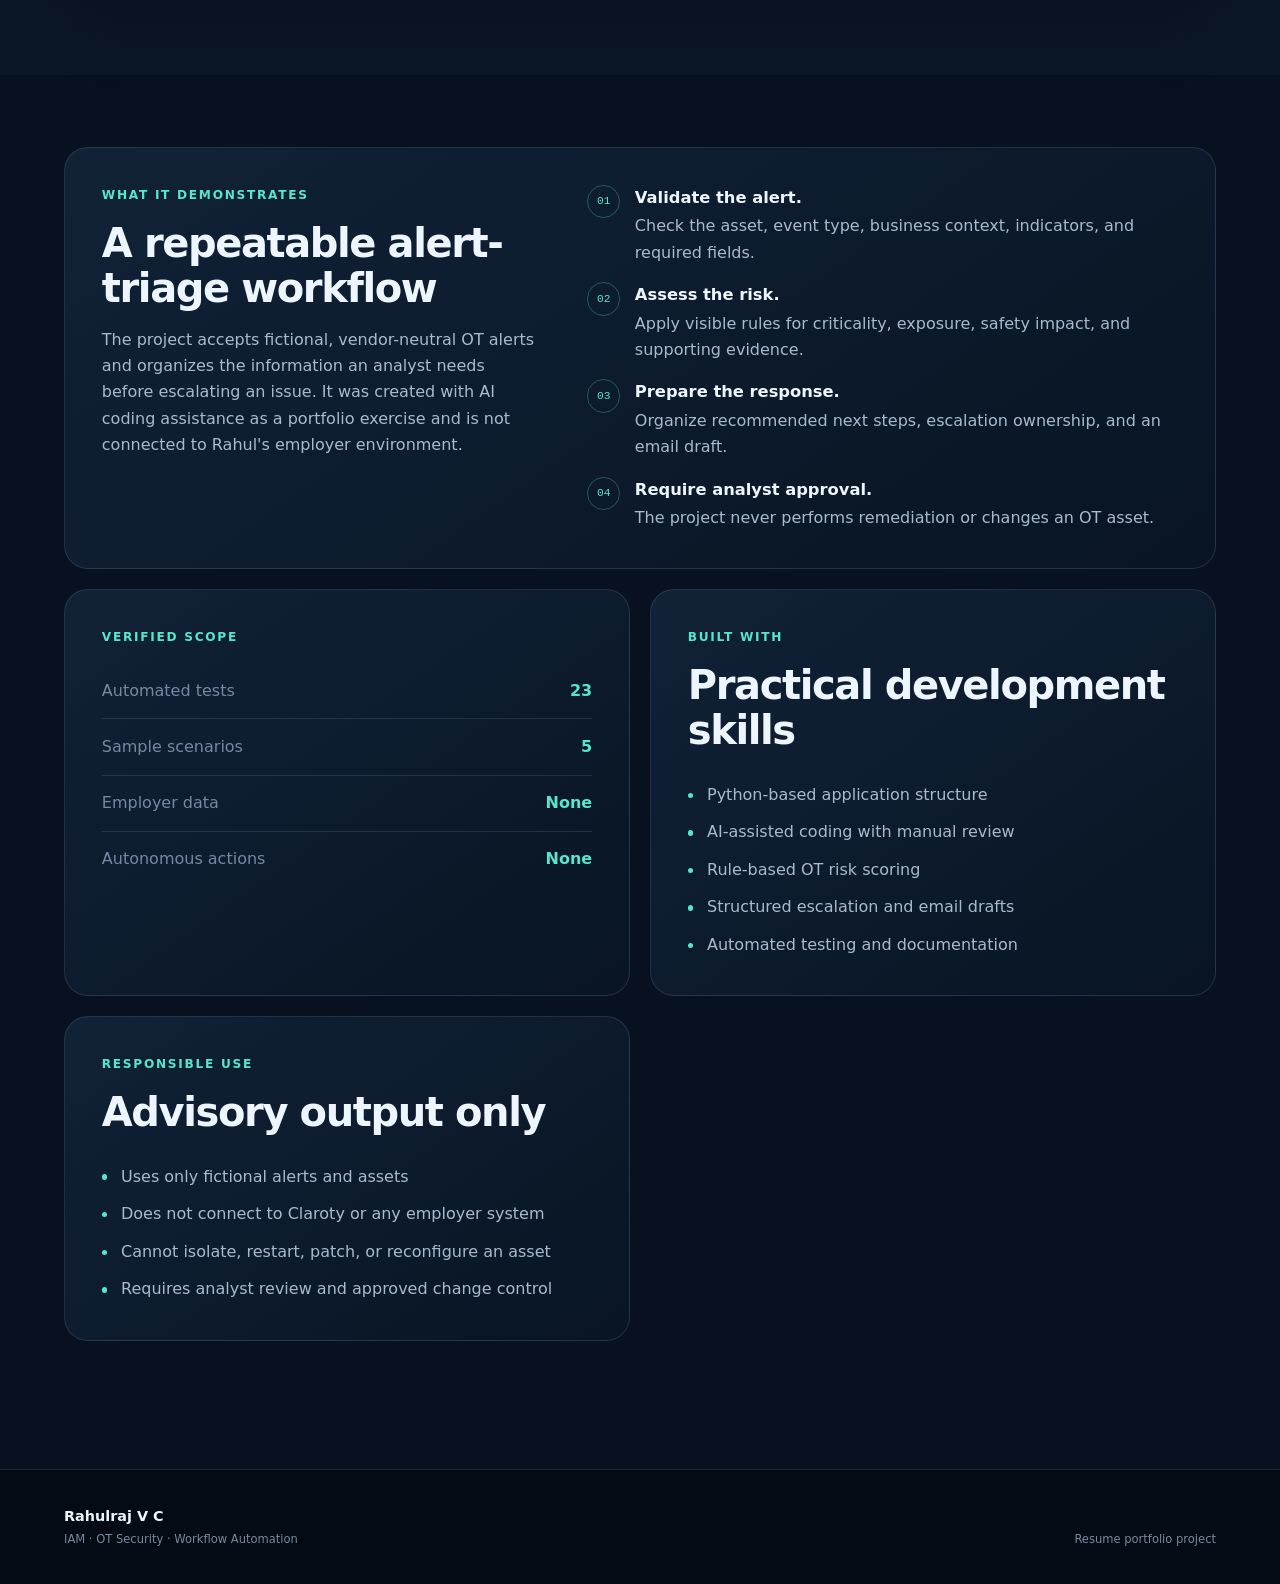
<file: projects/ot-security-triage.html>
<!doctype html>
<html lang="en">
  <head>
    <meta charset="utf-8">
    <meta name="viewport" content="width=device-width, initial-scale=1">
    <meta name="description" content="OT Security Alert Triage Assistant, Rahulraj V C's independent OT security portfolio project.">
    <title>OT Security Alert Triage Assistant | Rahulraj V C</title>
    <link rel="icon" href="../favicon.svg" type="image/svg+xml">
    <link rel="stylesheet" href="../styles.css">
  </head>
  <body class="project-detail-page">
    <a class="skip-link" href="#main-content">Skip to content</a>
    <header class="site-header" data-header>
      <div class="container nav-wrap">
        <a class="brand" href="../index.html" aria-label="Return to Rahulraj V C's resume portfolio">
          <span class="brand-mark" aria-hidden="true">RR</span>
          <span>Resume Portfolio</span>
        </a>
        <a class="text-link" href="../index.html#projects">← All projects</a>
      </div>
    </header>

    <main id="main-content">
      <section class="project-detail-hero section-shell">
        <div class="container detail-shell">
          <p class="eyebrow">Independent portfolio project · OT security</p>
          <h1>OT Security Alert<br>Triage Assistant</h1>
          <p class="project-detail-role">Alert-to-escalation learning workflow</p>
          <p class="project-detail-lede">A safe learning project that turns fictional OT monitoring alerts into structured risk summaries, suggested response steps, and analyst escalation drafts.</p>
          <div class="detail-actions">
            <a class="button button-primary" href="#working-demo">Try working prototype</a>
            <a class="button button-secondary" href="../index.html#projects">Back to portfolio</a>
            <a class="button button-secondary" href="https://github.com/vcrahulraj/ot-security-triage-agent" target="_blank" rel="noopener noreferrer">View source repository</a>
          </div>
        </div>
      </section>

      <section id="working-demo" class="section-shell demo-section" aria-labelledby="demo-title">
        <div class="container demo-shell" data-demo="ot-triage">
          <div class="demo-heading">
            <div>
              <p class="section-kicker">Interactive browser demo</p>
              <h2 id="demo-title">Triage a fictional OT alert</h2>
              <p>Choose a sample alert and run the analysis. The prototype scores the scenario, suggests analyst actions, and prepares an escalation summary.</p>
            </div>
            <span class="demo-safety">No asset actions</span>
          </div>
          <div class="demo-workspace">
            <form class="demo-controls" data-demo-form>
              <label for="ot-alert">Fictional alert</label>
              <select id="ot-alert" data-demo-select>
                <option value="plc">PLC-07 · Repeated authentication failures</option>
                <option value="hmi">HMI-12 · Lost monitoring connection</option>
                <option value="historian">HIST-03 · Degraded network traffic</option>
              </select>
              <label for="ot-note">Analyst context</label>
              <textarea id="ot-note" rows="4" data-demo-note>Validate the alert, confirm operational impact, and prepare an escalation for the responsible team.</textarea>
              <button class="button button-primary" type="submit">Analyze alert</button>
              <p class="demo-help">Decision support only. Remediation requires analyst approval and site procedures.</p>
            </form>
            <div class="demo-output" data-demo-output aria-live="polite" tabindex="-1">
              <div class="demo-empty"><strong>Ready to analyze</strong><span>Select a fictional alert and run the prototype.</span></div>
            </div>
          </div>
        </div>
      </section>

      <section class="section-shell detail-content-section">
        <div class="container detail-grid">
          <article class="detail-panel detail-panel-wide">
            <p class="section-kicker">What it demonstrates</p>
            <h2>A repeatable alert-triage workflow</h2>
            <p>The project accepts fictional, vendor-neutral OT alerts and organizes the information an analyst needs before escalating an issue. It was created with AI coding assistance as a portfolio exercise and is not connected to Rahul's employer environment.</p>
            <ol class="workflow-list">
              <li><strong>Validate the alert.</strong><span>Check the asset, event type, business context, indicators, and required fields.</span></li>
              <li><strong>Assess the risk.</strong><span>Apply visible rules for criticality, exposure, safety impact, and supporting evidence.</span></li>
              <li><strong>Prepare the response.</strong><span>Organize recommended next steps, escalation ownership, and an email draft.</span></li>
              <li><strong>Require analyst approval.</strong><span>The project never performs remediation or changes an OT asset.</span></li>
            </ol>
          </article>

          <aside class="detail-panel detail-facts" aria-label="Project facts">
            <p class="section-kicker">Verified scope</p>
            <dl>
              <div><dt>Automated tests</dt><dd>23</dd></div>
              <div><dt>Sample scenarios</dt><dd>5</dd></div>
              <div><dt>Employer data</dt><dd>None</dd></div>
              <div><dt>Autonomous actions</dt><dd>None</dd></div>
            </dl>
          </aside>

          <article class="detail-panel">
            <p class="section-kicker">Built with</p>
            <h2>Practical development skills</h2>
            <ul class="detail-list"><li>Python-based application structure</li><li>AI-assisted coding with manual review</li><li>Rule-based OT risk scoring</li><li>Structured escalation and email drafts</li><li>Automated testing and documentation</li></ul>
          </article>

          <article class="detail-panel">
            <p class="section-kicker">Responsible use</p>
            <h2>Advisory output only</h2>
            <ul class="detail-list"><li>Uses only fictional alerts and assets</li><li>Does not connect to Claroty or any employer system</li><li>Cannot isolate, restart, patch, or reconfigure an asset</li><li>Requires analyst review and approved change control</li></ul>
          </article>
        </div>
      </section>
    </main>

    <footer class="site-footer"><div class="container footer-inner"><div><strong>Rahulraj V C</strong><span>IAM · OT Security · Workflow Automation</span></div><p>Resume portfolio project</p></div></footer>
    <script src="../script.js"></script>
    <script src="../project-demos.js"></script>
  </body>
</html>
</file>
<file: styles.css>
:root {
  --bg: #07111f;
  --bg-deep: #040b14;
  --surface: #0d1a2b;
  --surface-2: #101f32;
  --surface-3: #14263b;
  --text: #edf5ff;
  --text-soft: #a9bad0;
  --text-muted: #7589a3;
  --line: rgba(168, 194, 224, 0.15);
  --line-strong: rgba(168, 194, 224, 0.28);
  --accent: #57e6cb;
  --accent-strong: #21c9ab;
  --accent-wash: rgba(87, 230, 203, 0.1);
  --blue: #78a9ff;
  --violet: #a893ff;
  --warning: #ffd166;
  --shadow: 0 24px 80px rgba(0, 0, 0, 0.34);
  --radius-lg: 1.5rem;
  --radius-md: 1rem;
  --radius-sm: 0.7rem;
  --container: 72rem;
  --header-height: 4.5rem;
}

*,
*::before,
*::after {
  box-sizing: border-box;
}

html {
  scroll-behavior: smooth;
  scroll-padding-top: calc(var(--header-height) + 1rem);
}

body {
  margin: 0;
  min-width: 20rem;
  background:
    radial-gradient(circle at 15% -8%, rgba(52, 119, 173, 0.2), transparent 34rem),
    var(--bg);
  color: var(--text);
  font-family:
    Inter, ui-sans-serif, system-ui, -apple-system, BlinkMacSystemFont, "Segoe UI", sans-serif;
  font-size: 1rem;
  line-height: 1.65;
  -webkit-font-smoothing: antialiased;
  text-rendering: optimizeLegibility;
}

body.nav-open {
  overflow: hidden;
}

a {
  color: inherit;
}

button,
a {
  -webkit-tap-highlight-color: transparent;
}

button,
input,
textarea,
select {
  font: inherit;
}

img,
svg {
  display: block;
  max-width: 100%;
}

p,
h1,
h2,
h3,
ul {
  margin-top: 0;
}

h1,
h2,
h3 {
  line-height: 1.12;
  letter-spacing: -0.035em;
}

h2 {
  margin-bottom: 1rem;
  font-size: clamp(2rem, 5vw, 3.45rem);
}

h3 {
  font-size: clamp(1.25rem, 3vw, 1.6rem);
}

code {
  padding: 0.16rem 0.42rem;
  border: 1px solid var(--line);
  border-radius: 0.35rem;
  background: rgba(255, 255, 255, 0.06);
  color: var(--accent);
  font-family: "SFMono-Regular", Consolas, "Liberation Mono", monospace;
  font-size: 0.9em;
}

::selection {
  background: var(--accent);
  color: var(--bg-deep);
}

:focus-visible {
  outline: 3px solid var(--warning);
  outline-offset: 4px;
}

.sr-only {
  position: absolute;
  width: 1px;
  height: 1px;
  padding: 0;
  margin: -1px;
  overflow: hidden;
  clip: rect(0, 0, 0, 0);
  white-space: nowrap;
  border: 0;
}

.skip-link {
  position: fixed;
  z-index: 1000;
  top: 0.75rem;
  left: 0.75rem;
  padding: 0.75rem 1rem;
  transform: translateY(-180%);
  border-radius: var(--radius-sm);
  background: var(--accent);
  color: var(--bg-deep);
  font-weight: 800;
  text-decoration: none;
  transition: transform 160ms ease;
}

.skip-link:focus {
  transform: translateY(0);
}

.container {
  width: min(calc(100% - 2rem), var(--container));
  margin-inline: auto;
}

.section-shell {
  position: relative;
  padding-block: clamp(4.75rem, 10vw, 8rem);
}

.section-tinted {
  border-block: 1px solid var(--line);
  background:
    linear-gradient(180deg, rgba(255, 255, 255, 0.015), rgba(255, 255, 255, 0)),
    rgba(3, 10, 18, 0.25);
}

.section-kicker,
.eyebrow {
  margin-bottom: 1rem;
  color: var(--accent);
  font-size: 0.76rem;
  font-weight: 800;
  letter-spacing: 0.14em;
  text-transform: uppercase;
}

.section-heading {
  display: flex;
  flex-direction: column;
  gap: 0.75rem;
  margin-bottom: clamp(2.25rem, 5vw, 3.6rem);
}

.section-heading h2 {
  margin-bottom: 0;
}

.section-heading > p {
  max-width: 34rem;
  margin-bottom: 0;
  color: var(--text-soft);
}

.site-header {
  position: sticky;
  z-index: 100;
  top: 0;
  min-height: var(--header-height);
  border-bottom: 1px solid transparent;
  background: rgba(7, 17, 31, 0.8);
  backdrop-filter: blur(18px);
  transition:
    border-color 180ms ease,
    box-shadow 180ms ease;
}

.site-header.is-scrolled {
  border-color: var(--line);
  box-shadow: 0 8px 30px rgba(0, 0, 0, 0.18);
}

.nav-wrap {
  display: flex;
  min-height: var(--header-height);
  align-items: center;
  justify-content: space-between;
}

.brand {
  display: inline-flex;
  align-items: center;
  gap: 0.72rem;
  color: var(--text);
  font-size: 0.95rem;
  font-weight: 800;
  text-decoration: none;
}

.brand-mark {
  display: grid;
  width: 2.15rem;
  aspect-ratio: 1;
  place-items: center;
  border: 1px solid rgba(87, 230, 203, 0.48);
  border-radius: 0.58rem;
  background: var(--accent-wash);
  color: var(--accent);
  font-family: "SFMono-Regular", Consolas, monospace;
  font-size: 0.72rem;
  letter-spacing: -0.04em;
}

.nav-toggle {
  display: grid;
  width: 2.8rem;
  height: 2.8rem;
  padding: 0.7rem;
  place-content: center;
  gap: 0.3rem;
  border: 1px solid var(--line-strong);
  border-radius: 0.7rem;
  background: rgba(255, 255, 255, 0.04);
  color: var(--text);
  cursor: pointer;
}

.nav-toggle > span:not(.sr-only) {
  width: 1.2rem;
  height: 2px;
  border-radius: 999px;
  background: currentColor;
  transition:
    transform 180ms ease,
    opacity 180ms ease;
}

.nav-toggle[aria-expanded="true"] > span:nth-of-type(2) {
  transform: translateY(0.4rem) rotate(45deg);
}

.nav-toggle[aria-expanded="true"] > span:nth-of-type(3) {
  opacity: 0;
}

.nav-toggle[aria-expanded="true"] > span:nth-of-type(4) {
  transform: translateY(-0.4rem) rotate(-45deg);
}

.primary-nav {
  position: absolute;
  top: calc(100% + 0.5rem);
  right: 1rem;
  left: 1rem;
  display: none;
  padding: 0.7rem;
  border: 1px solid var(--line-strong);
  border-radius: var(--radius-md);
  background: rgba(9, 21, 36, 0.98);
  box-shadow: var(--shadow);
}

.primary-nav.is-open {
  display: grid;
}

.primary-nav a {
  padding: 0.75rem 0.85rem;
  border-radius: 0.55rem;
  color: var(--text-soft);
  font-size: 0.9rem;
  font-weight: 700;
  text-decoration: none;
}

.primary-nav a:hover {
  background: rgba(255, 255, 255, 0.045);
  color: var(--accent);
}

.hero {
  display: grid;
  min-height: calc(100svh - var(--header-height));
  align-items: center;
  overflow: clip;
}

.hero::before {
  position: absolute;
  inset: 0;
  z-index: -1;
  background-image:
    linear-gradient(rgba(120, 169, 255, 0.045) 1px, transparent 1px),
    linear-gradient(90deg, rgba(120, 169, 255, 0.045) 1px, transparent 1px);
  background-size: 3rem 3rem;
  content: "";
  mask-image: linear-gradient(to bottom, rgba(0, 0, 0, 0.8), transparent 85%);
}

.hero-grid {
  display: grid;
  gap: 4rem;
}

.eyebrow {
  display: inline-flex;
  align-items: center;
  gap: 0.65rem;
}

.status-dot {
  width: 0.48rem;
  height: 0.48rem;
  border-radius: 50%;
  background: var(--accent);
  box-shadow: 0 0 0 0.3rem rgba(87, 230, 203, 0.12), 0 0 1rem rgba(87, 230, 203, 0.7);
}

.hero h1 {
  max-width: none;
  margin-bottom: 1.5rem;
  font-size: clamp(2.35rem, 9.5vw, 6.3rem);
  letter-spacing: -0.065em;
  white-space: nowrap;
}

.hero-name-primary {
  background: linear-gradient(105deg, var(--accent), var(--blue) 58%, var(--violet));
  background-clip: text;
  color: transparent;
}

.hero-name-secondary {
  font-size: 0.58em;
  font-weight: 560;
  letter-spacing: -0.035em;
}

.hero-role {
  max-width: 44rem;
  margin: -0.55rem 0 1.15rem;
  color: var(--accent);
  font-size: clamp(1.05rem, 2.4vw, 1.45rem);
  font-weight: 750;
  letter-spacing: -0.02em;
}

.career-card {
  position: relative;
  overflow: hidden;
  padding: clamp(1.4rem, 4vw, 2.25rem);
  border: 1px solid var(--line-strong);
  border-radius: var(--radius-lg);
  background:
    radial-gradient(circle at 100% 0, rgba(87, 230, 203, 0.11), transparent 17rem),
    linear-gradient(145deg, rgba(18, 37, 59, 0.96), rgba(9, 21, 35, 0.98));
  box-shadow: var(--shadow);
}

.career-label {
  margin-bottom: 1.15rem;
  color: var(--accent);
  font-family: "SFMono-Regular", Consolas, monospace;
  font-size: 0.72rem;
  font-weight: 800;
  letter-spacing: 0.1em;
  text-transform: uppercase;
}

.career-list {
  margin: 0 0 1.25rem;
}

.career-list div {
  display: grid;
  padding-block: 0.8rem;
  gap: 0.2rem;
  border-bottom: 1px solid var(--line);
}

.career-list div:first-child {
  padding-top: 0;
}

.career-list dt {
  color: var(--text-muted);
  font-size: 0.7rem;
  font-weight: 800;
  letter-spacing: 0.06em;
  text-transform: uppercase;
}

.career-list dd {
  margin: 0;
  color: var(--text);
  font-weight: 700;
}

.hero-lede {
  max-width: 41rem;
  margin-bottom: 2rem;
  color: var(--text-soft);
  font-size: clamp(1.04rem, 2vw, 1.22rem);
}

.hero-actions {
  display: flex;
  flex-wrap: wrap;
  gap: 0.8rem;
}

.button {
  display: inline-flex;
  min-height: 3rem;
  align-items: center;
  justify-content: center;
  gap: 0.65rem;
  padding: 0.72rem 1.15rem;
  border: 1px solid transparent;
  border-radius: 0.75rem;
  font-size: 0.92rem;
  font-weight: 800;
  text-decoration: none;
  transition:
    transform 160ms ease,
    border-color 160ms ease,
    background 160ms ease;
}

.button:hover {
  transform: translateY(-2px);
}

.button-primary {
  background: var(--accent);
  color: var(--bg-deep);
  box-shadow: 0 10px 35px rgba(33, 201, 171, 0.18);
}

.button-primary:hover {
  background: #78f2dc;
}

.button-secondary {
  border-color: var(--line-strong);
  background: rgba(255, 255, 255, 0.035);
  color: var(--text);
}

.button-secondary:hover {
  border-color: rgba(87, 230, 203, 0.5);
  background: var(--accent-wash);
}

.button.is-pending,
.repo-link.is-pending {
  cursor: not-allowed;
  opacity: 0.66;
}

.button.is-pending:hover {
  transform: none;
}

.hero-proof {
  display: grid;
  max-width: 42rem;
  margin: 2.4rem 0 0;
  padding: 1.2rem 0 0;
  gap: 1rem;
  border-top: 1px solid var(--line);
  list-style: none;
}

.hero-proof li {
  display: grid;
  gap: 0.1rem;
}

.hero-proof strong {
  color: var(--text);
  font-size: 1.1rem;
}

.hero-proof span {
  color: var(--text-muted);
  font-size: 0.78rem;
}

.hero-visual {
  position: relative;
  display: none;
  min-height: 31rem;
  place-items: center;
}

.hero-visual::before {
  position: absolute;
  width: 20rem;
  aspect-ratio: 1;
  border-radius: 50%;
  background: rgba(73, 154, 255, 0.12);
  box-shadow: 0 0 8rem rgba(87, 230, 203, 0.15);
  content: "";
  filter: blur(1px);
}

.orbit {
  position: absolute;
  width: 25rem;
  aspect-ratio: 1;
  border: 1px solid rgba(120, 169, 255, 0.18);
  border-radius: 50%;
}

.orbit::after {
  position: absolute;
  top: 10%;
  left: 10%;
  width: 0.55rem;
  aspect-ratio: 1;
  border-radius: 50%;
  background: var(--accent);
  box-shadow: 0 0 1rem var(--accent);
  content: "";
}

.orbit-two {
  width: 17rem;
  border-style: dashed;
  transform: rotate(52deg);
}

.signal-card {
  position: absolute;
  z-index: 2;
  border: 1px solid var(--line-strong);
  background: rgba(12, 27, 45, 0.92);
  box-shadow: var(--shadow);
  backdrop-filter: blur(16px);
}

.signal-card-main {
  width: min(100%, 31rem);
  padding: 1.25rem;
  border-radius: var(--radius-lg);
}

.signal-card-head {
  display: flex;
  align-items: center;
  gap: 0.7rem;
  padding-bottom: 1rem;
  border-bottom: 1px solid var(--line);
  color: var(--text-soft);
  font-size: 0.8rem;
  font-weight: 700;
}

.signal-icon {
  display: grid;
  width: 2rem;
  aspect-ratio: 1;
  place-items: center;
  border-radius: 0.45rem;
  background: var(--accent-wash);
  color: var(--accent);
  font-family: "SFMono-Regular", Consolas, monospace;
  font-size: 0.7rem;
}

.signal-live {
  margin-left: auto;
  padding: 0.25rem 0.5rem;
  border-radius: 999px;
  background: rgba(87, 230, 203, 0.11);
  color: var(--accent);
  font-size: 0.62rem;
  letter-spacing: 0.1em;
}

.signal-flow {
  display: flex;
  align-items: center;
  justify-content: space-between;
  gap: 0.3rem;
  padding-block: 1.6rem;
}

.signal-flow div {
  display: grid;
  min-width: 0;
  gap: 0.2rem;
}

.signal-flow span {
  color: var(--blue);
  font-family: "SFMono-Regular", Consolas, monospace;
  font-size: 0.58rem;
}

.signal-flow b {
  font-size: 0.74rem;
}

.signal-flow small {
  color: var(--text-muted);
  font-size: 0.58rem;
}

.signal-flow i {
  color: var(--text-muted);
  font-style: normal;
}

.signal-rule {
  padding: 0.7rem 0.8rem;
  border-radius: 0.55rem;
  background: rgba(87, 230, 203, 0.07);
  color: var(--text-soft);
  font-size: 0.72rem;
}

.signal-rule span {
  display: inline-block;
  width: 0.42rem;
  aspect-ratio: 1;
  margin-right: 0.4rem;
  border-radius: 50%;
  background: var(--accent);
}

.signal-card-small {
  display: grid;
  min-width: 12.5rem;
  padding: 0.9rem 1rem;
  gap: 0.15rem;
  border-radius: 0.8rem;
}

.signal-card-small small {
  color: var(--blue);
  font-family: "SFMono-Regular", Consolas, monospace;
  font-size: 0.56rem;
  letter-spacing: 0.08em;
}

.signal-card-small strong {
  font-size: 0.78rem;
}

.signal-card-risk {
  top: 12%;
  left: -3%;
}

.signal-card-human {
  right: -2%;
  bottom: 11%;
}

.about-grid {
  display: grid;
  gap: 2rem;
}

.about-grid h2 {
  max-width: 14ch;
}

.about-copy {
  max-width: 41rem;
  color: var(--text-soft);
  font-size: 1.05rem;
}

.about-copy p:last-child {
  margin-bottom: 0;
}

.project-grid {
  display: grid;
  gap: 1.25rem;
}

.project-card {
  position: relative;
  overflow: hidden;
  padding: clamp(1.35rem, 4vw, 2.2rem);
  border: 1px solid var(--line);
  border-radius: var(--radius-lg);
  background: linear-gradient(145deg, rgba(19, 37, 59, 0.92), rgba(9, 21, 35, 0.94));
  box-shadow: 0 18px 60px rgba(0, 0, 0, 0.18);
}

.project-card::after {
  position: absolute;
  z-index: 0;
  right: -6rem;
  bottom: -7rem;
  width: 15rem;
  aspect-ratio: 1;
  border-radius: 50%;
  background: rgba(120, 169, 255, 0.07);
  content: "";
  filter: blur(1px);
}

.project-card-featured {
  border-color: rgba(87, 230, 203, 0.28);
}

.project-card-featured::after {
  background: rgba(87, 230, 203, 0.08);
}

.project-card > * {
  position: relative;
  z-index: 1;
}

.project-topline {
  display: flex;
  align-items: center;
  justify-content: space-between;
  gap: 1rem;
  margin-bottom: 2rem;
}

.project-number {
  color: var(--accent);
  font-family: "SFMono-Regular", Consolas, monospace;
  font-size: 0.78rem;
}

.project-type {
  color: var(--text-muted);
  font-family: "SFMono-Regular", Consolas, monospace;
  font-size: 0.65rem;
  letter-spacing: 0.06em;
  text-align: right;
  text-transform: uppercase;
}

.project-body {
  display: grid;
  gap: 2rem;
}

.project-body h3 {
  margin-bottom: 0.3rem;
  font-size: clamp(1.8rem, 5vw, 2.8rem);
}

.project-title-link {
  color: inherit;
  text-decoration: none;
}

.project-title-link:hover,
.project-title-link:focus-visible {
  color: var(--accent);
}

.project-button {
  width: fit-content;
}

.project-subtitle {
  margin-bottom: 1.25rem;
  color: var(--accent);
  font-weight: 700;
}

.project-body p:not(.project-subtitle) {
  max-width: 44rem;
  color: var(--text-soft);
}

.feature-list {
  display: grid;
  margin-bottom: 0;
  padding: 0;
  gap: 0.7rem;
  color: var(--text-soft);
  list-style: none;
}

.feature-list li {
  position: relative;
  padding-left: 1.25rem;
}

.feature-list li::before {
  position: absolute;
  top: 0.67em;
  left: 0;
  width: 0.36rem;
  aspect-ratio: 1;
  border-radius: 50%;
  background: var(--accent);
  content: "";
  box-shadow: 0 0 0 0.25rem rgba(87, 230, 203, 0.08);
}

.project-evidence {
  display: grid;
  align-content: start;
  gap: 0.6rem;
}

.project-evidence div {
  display: flex;
  align-items: baseline;
  justify-content: space-between;
  gap: 1rem;
  padding: 0.75rem 0.85rem;
  border: 1px solid var(--line);
  border-radius: 0.65rem;
  background: rgba(3, 10, 18, 0.22);
}

.project-evidence strong {
  color: var(--text);
  font-family: "SFMono-Regular", Consolas, monospace;
  font-size: 1rem;
}

.project-evidence span {
  color: var(--text-muted);
  font-size: 0.72rem;
  text-align: right;
}

.project-footer {
  display: flex;
  flex-direction: column;
  align-items: flex-start;
  gap: 1.25rem;
  margin-top: 2rem;
  padding-top: 1.25rem;
  border-top: 1px solid var(--line);
}

.tech-list {
  display: flex;
  flex-wrap: wrap;
  margin: 0;
  padding: 0;
  gap: 0.45rem;
  list-style: none;
}

.tech-list li {
  padding: 0.25rem 0.55rem;
  border: 1px solid var(--line);
  border-radius: 999px;
  color: var(--text-soft);
  font-family: "SFMono-Regular", Consolas, monospace;
  font-size: 0.66rem;
}

.text-link {
  display: inline-flex;
  align-items: center;
  gap: 0.5rem;
  color: var(--accent);
  font-size: 0.85rem;
  font-weight: 800;
  text-decoration: none;
}

.text-link:hover:not(.is-pending) {
  text-decoration: underline;
  text-underline-offset: 0.3rem;
}

.project-note {
  display: flex;
  max-width: 54rem;
  margin: 1.2rem auto 0;
  padding: 1rem 1.15rem;
  align-items: flex-start;
  gap: 0.8rem;
  border: 1px solid rgba(87, 230, 203, 0.2);
  border-radius: 0.8rem;
  background: rgba(87, 230, 203, 0.05);
  color: var(--text-soft);
  font-size: 0.82rem;
}

.project-note span {
  color: var(--accent);
  font-size: 1.15rem;
}

.project-note p {
  margin: 0;
}

.impact-grid {
  display: grid;
  gap: 1rem;
}

.impact-card {
  padding: 1.5rem;
  border: 1px solid var(--line);
  border-radius: var(--radius-md);
  background: rgba(255, 255, 255, 0.025);
}

.impact-label {
  display: block;
  margin-bottom: 1.4rem;
  color: var(--text-muted);
  font-size: 0.73rem;
  font-weight: 800;
  letter-spacing: 0.08em;
  text-transform: uppercase;
}

.impact-stat {
  display: flex;
  min-height: 4rem;
  margin-bottom: 1.1rem;
  align-items: baseline;
  gap: 0.7rem;
  color: var(--accent);
}

.impact-stat strong {
  font-size: clamp(1.45rem, 5vw, 2.25rem);
  letter-spacing: -0.05em;
}

.impact-stat > span:not([aria-hidden]) {
  color: var(--text-soft);
  font-size: 0.85rem;
}

.impact-card p {
  margin-bottom: 0;
  color: var(--text-soft);
  font-size: 0.88rem;
}

.data-note {
  margin: 1.2rem 0 0;
  color: var(--text-muted);
  font-size: 0.75rem;
}

.experience-layout {
  display: grid;
  gap: 3rem;
}

.experience-intro h2 {
  max-width: 12ch;
}

.experience-intro > p:last-child {
  max-width: 28rem;
  color: var(--text-soft);
}

.timeline {
  position: relative;
  display: grid;
  gap: 0;
}

.timeline::before {
  position: absolute;
  top: 0.35rem;
  bottom: 1rem;
  left: 0.34rem;
  width: 1px;
  background: linear-gradient(var(--accent), rgba(120, 169, 255, 0.3));
  content: "";
}

.timeline-item {
  position: relative;
  padding: 0 0 3.4rem 2rem;
}

.timeline-item:last-child {
  padding-bottom: 0;
}

.timeline-marker {
  position: absolute;
  top: 0.3rem;
  left: 0;
  width: 0.72rem;
  aspect-ratio: 1;
  border: 2px solid var(--bg);
  border-radius: 50%;
  background: var(--accent);
  box-shadow: 0 0 0 0.25rem rgba(87, 230, 203, 0.13);
}

.timeline-head {
  display: grid;
  gap: 0.65rem;
  margin-bottom: 1.2rem;
}

.timeline-company {
  display: block;
  margin-bottom: 0.3rem;
  color: var(--accent);
  font-size: 0.75rem;
  font-weight: 800;
  letter-spacing: 0.07em;
  text-transform: uppercase;
}

.timeline-head h3 {
  margin-bottom: 0.45rem;
}

.timeline-head time {
  color: var(--text-muted);
  font-family: "SFMono-Regular", Consolas, monospace;
  font-size: 0.76rem;
}

.timeline-item ul {
  display: grid;
  margin: 0;
  padding-left: 1.1rem;
  gap: 0.55rem;
  color: var(--text-soft);
  font-size: 0.91rem;
}

.skill-grid {
  display: grid;
  gap: 1rem;
}

.skill-card {
  padding: 1.45rem;
  border: 1px solid var(--line);
  border-radius: var(--radius-md);
  background: rgba(255, 255, 255, 0.02);
}

.skill-index {
  display: inline-block;
  margin-bottom: 2.4rem;
  color: var(--accent);
  font-family: "SFMono-Regular", Consolas, monospace;
  font-size: 0.68rem;
}

.skill-card h3 {
  margin-bottom: 1.1rem;
}

.skill-card ul {
  display: grid;
  margin: 0;
  padding: 0;
  gap: 0.55rem;
  color: var(--text-soft);
  font-size: 0.87rem;
  list-style: none;
}

.skill-card li {
  display: flex;
  align-items: center;
  gap: 0.6rem;
}

.skill-card li::before {
  width: 0.32rem;
  aspect-ratio: 1;
  border-radius: 50%;
  background: var(--blue);
  content: "";
}

.credential-list {
  border-top: 1px solid var(--line);
}

.credential-list article {
  display: grid;
  padding-block: 1.35rem;
  gap: 0.65rem;
  border-bottom: 1px solid var(--line);
}

.credential-list time {
  color: var(--accent);
  font-family: "SFMono-Regular", Consolas, monospace;
  font-size: 0.72rem;
}

.credential-list h3 {
  margin-bottom: 0.3rem;
  font-size: 1.05rem;
  letter-spacing: -0.015em;
}

.credential-list p {
  margin-bottom: 0;
  color: var(--text-muted);
  font-size: 0.82rem;
}

.education-card {
  display: grid;
  padding: clamp(1.5rem, 5vw, 2.6rem);
  gap: 2rem;
  border: 1px solid var(--line-strong);
  border-radius: var(--radius-lg);
  background: linear-gradient(135deg, rgba(120, 169, 255, 0.07), rgba(87, 230, 203, 0.035));
}

.education-card h2 {
  margin-bottom: 0.4rem;
  font-size: clamp(1.8rem, 5vw, 2.6rem);
}

.education-major,
.education-card > div:last-child p {
  margin-bottom: 0;
  color: var(--text-soft);
}

.education-card h3 {
  margin-bottom: 0.4rem;
  letter-spacing: -0.02em;
}

.resume-section {
  padding-top: 2rem;
}

.resume-card {
  display: grid;
  padding: clamp(1.5rem, 5vw, 2.5rem);
  align-items: center;
  gap: 1.35rem;
  border: 1px dashed var(--line-strong);
  border-radius: var(--radius-lg);
  background: rgba(255, 255, 255, 0.018);
}

.resume-card-ready {
  border-style: solid;
  border-color: rgba(87, 230, 203, 0.3);
  background:
    radial-gradient(circle at 100% 0, rgba(87, 230, 203, 0.08), transparent 19rem),
    rgba(255, 255, 255, 0.025);
}

.resume-downloads {
  display: flex;
  flex-wrap: wrap;
  margin-top: 1.35rem;
  align-items: center;
  gap: 0.7rem;
}

.resume-icon {
  display: grid;
  width: 3.2rem;
  aspect-ratio: 1;
  place-items: center;
  border-radius: 0.8rem;
  background: var(--accent-wash);
}

.resume-icon svg {
  width: 1.5rem;
  fill: none;
  stroke: var(--accent);
  stroke-linecap: round;
  stroke-linejoin: round;
  stroke-width: 1.5;
}

.resume-card h2 {
  margin-bottom: 0.6rem;
  font-size: clamp(1.6rem, 4vw, 2.2rem);
}

.resume-card p:not(.section-kicker) {
  max-width: 42rem;
  margin-bottom: 0;
  color: var(--text-soft);
}

.pending-pill {
  justify-self: start;
  padding: 0.42rem 0.7rem;
  border: 1px solid rgba(255, 209, 102, 0.25);
  border-radius: 999px;
  background: rgba(255, 209, 102, 0.07);
  color: var(--warning);
  font-size: 0.72rem;
  font-weight: 800;
}

.ready-pill {
  justify-self: start;
  padding: 0.42rem 0.7rem;
  border: 1px solid rgba(87, 230, 203, 0.3);
  border-radius: 999px;
  background: rgba(87, 230, 203, 0.08);
  color: var(--accent);
  font-size: 0.72rem;
  font-weight: 800;
  white-space: nowrap;
}

.closing-section {
  padding-top: 1.5rem;
}

.closing-card {
  padding: clamp(1.6rem, 6vw, 3.5rem);
  border: 1px solid rgba(87, 230, 203, 0.24);
  border-radius: var(--radius-lg);
  background:
    radial-gradient(circle at 86% 15%, rgba(120, 169, 255, 0.14), transparent 21rem),
    radial-gradient(circle at 7% 95%, rgba(87, 230, 203, 0.11), transparent 20rem),
    var(--surface);
}

.closing-card h2 {
  max-width: 16ch;
  font-size: clamp(2.2rem, 7vw, 4.8rem);
  letter-spacing: -0.055em;
}

.closing-card h2 span {
  background: linear-gradient(105deg, var(--accent), var(--blue) 58%, var(--violet));
  background-clip: text;
  color: transparent;
}

.closing-card > p:not(.section-kicker) {
  max-width: 47rem;
  color: var(--text-soft);
  font-size: 1.03rem;
}

.closing-actions {
  display: flex;
  flex-wrap: wrap;
  margin-top: 1.5rem;
  gap: 0.75rem;
}

.footer-links {
  display: flex;
  flex-wrap: wrap;
  gap: 0.65rem 1rem;
}

.footer-links a {
  color: var(--text-soft);
  font-size: 0.82rem;
  text-decoration: none;
}

.footer-links a:hover,
.footer-links a:focus-visible {
  color: var(--accent);
}

.project-detail-hero {
  padding-bottom: clamp(3rem, 7vw, 5rem);
  background:
    radial-gradient(circle at 80% 20%, rgba(87, 230, 203, 0.13), transparent 25rem),
    linear-gradient(180deg, rgba(120, 169, 255, 0.05), transparent);
}

.detail-shell {
  max-width: 58rem;
}

.project-detail-hero h1 {
  max-width: 15ch;
  margin-bottom: 0.8rem;
  font-size: clamp(3rem, 9vw, 6.5rem);
  letter-spacing: -0.06em;
}

.project-detail-role {
  margin-bottom: 1.3rem;
  color: var(--accent);
  font-size: clamp(1.1rem, 3vw, 1.45rem);
  font-weight: 750;
}

.project-detail-lede {
  max-width: 48rem;
  margin-bottom: 0;
  color: var(--text-soft);
  font-size: clamp(1.05rem, 2.5vw, 1.3rem);
}

.detail-actions {
  display: flex;
  flex-wrap: wrap;
  margin-top: 2rem;
  gap: 0.75rem;
}

.demo-section {
  padding-block: clamp(2.5rem, 7vw, 5rem);
  background: rgba(120, 169, 255, 0.035);
}

.demo-shell {
  padding: clamp(1.4rem, 4vw, 2.5rem);
  border: 1px solid rgba(87, 230, 203, 0.26);
  border-radius: var(--radius-lg);
  background:
    radial-gradient(circle at 100% 0, rgba(87, 230, 203, 0.08), transparent 24rem),
    linear-gradient(145deg, rgba(19, 37, 59, 0.92), rgba(9, 21, 35, 0.96));
  box-shadow: 0 24px 70px rgba(0, 0, 0, 0.2);
}

.demo-heading {
  display: flex;
  flex-wrap: wrap;
  align-items: flex-start;
  justify-content: space-between;
  gap: 1.25rem;
}

.demo-heading > div {
  max-width: 47rem;
}

.demo-heading h2 {
  margin-bottom: 0.75rem;
  font-size: clamp(1.8rem, 5vw, 3rem);
}

.demo-heading p:not(.section-kicker) {
  margin-bottom: 0;
  color: var(--text-soft);
}

.demo-safety {
  padding: 0.38rem 0.68rem;
  border: 1px solid rgba(87, 230, 203, 0.3);
  border-radius: 999px;
  color: var(--accent);
  font-family: "SFMono-Regular", Consolas, monospace;
  font-size: 0.68rem;
  letter-spacing: 0.04em;
  text-transform: uppercase;
}

.demo-workspace {
  display: grid;
  margin-top: 2rem;
  gap: 1rem;
}

.demo-controls,
.demo-output {
  padding: clamp(1.1rem, 3vw, 1.6rem);
  border: 1px solid var(--line);
  border-radius: 0.9rem;
  background: rgba(3, 10, 18, 0.3);
}

.demo-controls {
  display: grid;
  align-content: start;
  gap: 0.65rem;
}

.demo-controls label {
  margin-top: 0.35rem;
  color: var(--text-soft);
  font-size: 0.8rem;
  font-weight: 800;
}

.demo-controls select,
.demo-controls textarea {
  width: 100%;
  padding: 0.78rem 0.85rem;
  border: 1px solid var(--line-strong);
  border-radius: 0.55rem;
  outline: none;
  background: var(--bg-deep);
  color: var(--text);
  font: inherit;
}

.demo-controls select:focus-visible,
.demo-controls textarea:focus-visible {
  border-color: var(--accent);
  box-shadow: 0 0 0 0.2rem rgba(87, 230, 203, 0.12);
}

.demo-controls textarea {
  resize: vertical;
}

.demo-controls .button {
  margin-top: 0.5rem;
  justify-content: center;
}

.demo-help,
.demo-context {
  margin: 0;
  color: var(--text-muted);
  font-size: 0.76rem;
}

.demo-output {
  min-height: 19rem;
  outline: none;
}

.demo-output:focus-visible {
  border-color: var(--accent);
}

.demo-empty {
  display: grid;
  min-height: 16rem;
  align-content: center;
  justify-items: center;
  gap: 0.35rem;
  color: var(--text-muted);
  text-align: center;
}

.demo-empty strong {
  color: var(--text-soft);
  font-size: 1.1rem;
}

.demo-result-head {
  display: grid;
  gap: 0.65rem;
}

.demo-result-head div {
  display: grid;
  padding: 0.75rem 0.85rem;
  gap: 0.2rem;
  border: 1px solid var(--line);
  border-radius: 0.55rem;
  background: rgba(120, 169, 255, 0.04);
}

.demo-result-head span {
  color: var(--text-muted);
  font-size: 0.7rem;
  text-transform: uppercase;
}

.demo-result-head strong {
  font-size: 0.9rem;
}

.demo-result-head div:first-child strong {
  color: var(--accent);
  font-family: "SFMono-Regular", Consolas, monospace;
  font-size: 1.2rem;
}

.demo-result-body {
  margin-top: 1.25rem;
}

.demo-result-body h3 {
  margin: 1rem 0 0.35rem;
  font-size: 0.95rem;
}

.demo-result-body p,
.demo-result-body li {
  color: var(--text-soft);
  font-size: 0.88rem;
}

.demo-result-body ul,
.demo-result-body ol {
  margin: 0;
  padding-left: 1.25rem;
}

.demo-result-body li + li {
  margin-top: 0.35rem;
}

.demo-draft {
  padding: 0.85rem;
  border-left: 3px solid var(--accent);
  background: rgba(87, 230, 203, 0.05);
}

.demo-context {
  margin-top: 1rem;
}

.risk-medium {
  color: #f5c66a;
}

.risk-high,
.risk-critical {
  color: #ff8f8f;
}

.detail-content-section {
  padding-top: clamp(2.5rem, 6vw, 4.5rem);
}

.detail-grid {
  display: grid;
  gap: 1.25rem;
}

.detail-panel {
  padding: clamp(1.4rem, 4vw, 2.3rem);
  border: 1px solid var(--line);
  border-radius: var(--radius-lg);
  background: linear-gradient(145deg, rgba(19, 37, 59, 0.88), rgba(9, 21, 35, 0.92));
}

.detail-panel h2 {
  margin-bottom: 1rem;
  font-size: clamp(1.65rem, 4vw, 2.5rem);
}

.detail-panel > p:not(.section-kicker) {
  color: var(--text-soft);
}

.workflow-list,
.detail-list {
  margin: 1.8rem 0 0;
  padding: 0;
  list-style: none;
}

.workflow-list {
  display: grid;
  gap: 1rem;
  counter-reset: workflow;
}

.workflow-list li {
  display: grid;
  grid-template-columns: 2.1rem 1fr;
  gap: 0.1rem 0.9rem;
  counter-increment: workflow;
}

.workflow-list li::before {
  display: grid;
  grid-row: 1 / span 2;
  width: 2.1rem;
  height: 2.1rem;
  align-items: center;
  border: 1px solid rgba(87, 230, 203, 0.3);
  border-radius: 50%;
  color: var(--accent);
  content: counter(workflow, decimal-leading-zero);
  font-family: "SFMono-Regular", Consolas, monospace;
  font-size: 0.7rem;
  justify-items: center;
}

.workflow-list strong {
  font-size: 1.02rem;
}

.workflow-list span,
.detail-list {
  color: var(--text-soft);
}

.detail-list {
  display: grid;
  gap: 0.7rem;
}

.detail-list li {
  position: relative;
  padding-left: 1.2rem;
}

.detail-list li::before {
  position: absolute;
  top: 0.68em;
  left: 0;
  width: 0.34rem;
  aspect-ratio: 1;
  border-radius: 50%;
  background: var(--accent);
  content: "";
}

.detail-facts dl {
  display: grid;
  margin: 0;
  gap: 0;
}

.detail-facts dl div {
  display: flex;
  padding-block: 0.9rem;
  align-items: baseline;
  justify-content: space-between;
  gap: 1rem;
  border-bottom: 1px solid var(--line);
}

.detail-facts dl div:last-child {
  border-bottom: 0;
}

.detail-facts dt {
  color: var(--text-muted);
}

.detail-facts dd {
  margin: 0;
  color: var(--accent);
  font-weight: 800;
  text-align: right;
}

@media (min-width: 52rem) {
  .demo-workspace {
    grid-template-columns: minmax(16rem, 0.72fr) minmax(0, 1.28fr);
  }

  .demo-result-head {
    grid-template-columns: 0.7fr 0.8fr 1.5fr;
  }

  .detail-grid {
    grid-template-columns: 1fr 1fr;
  }

  .detail-panel-wide {
    grid-column: span 2;
  }

  .detail-panel-wide {
    display: grid;
    grid-template-columns: minmax(0, 0.85fr) minmax(0, 1.15fr);
    column-gap: 3rem;
  }

  .detail-panel-wide .section-kicker,
  .detail-panel-wide h2,
  .detail-panel-wide > p {
    grid-column: 1;
  }

  .detail-panel-wide .workflow-list {
    grid-column: 2;
    grid-row: 1 / span 4;
    margin-top: 0;
  }
}

.github-section {
  padding-top: 1rem;
}

.github-card {
  display: flex;
  flex-direction: column;
  padding: clamp(1.5rem, 5vw, 2.6rem);
  align-items: flex-start;
  justify-content: space-between;
  gap: 2rem;
  border: 1px solid rgba(87, 230, 203, 0.25);
  border-radius: var(--radius-lg);
  background:
    radial-gradient(circle at 100% 0, rgba(87, 230, 203, 0.1), transparent 18rem),
    var(--surface);
}

.github-card h2 {
  max-width: 18ch;
  margin-bottom: 0.8rem;
  font-size: clamp(1.7rem, 5vw, 2.7rem);
}

.github-card p:not(.section-kicker) {
  max-width: 46rem;
  margin-bottom: 0;
  color: var(--text-soft);
}

.profile-link {
  flex: 0 0 auto;
}

.site-footer {
  border-top: 1px solid var(--line);
  background: var(--bg-deep);
}

.footer-inner {
  display: flex;
  flex-direction: column;
  padding-block: 2.2rem;
  gap: 1.2rem;
}

.footer-inner div {
  display: grid;
  gap: 0.1rem;
}

.footer-inner strong {
  font-size: 0.9rem;
}

.footer-inner span,
.footer-inner p {
  color: var(--text-muted);
  font-size: 0.72rem;
}

.footer-inner p {
  margin: 0;
}

@media (min-width: 38rem) {
  .hero-proof {
    grid-template-columns: repeat(2, minmax(0, 1fr));
  }

  .project-footer {
    flex-direction: row;
    align-items: center;
    justify-content: space-between;
  }

  .timeline-head {
    grid-template-columns: minmax(0, 1fr) auto;
    align-items: start;
  }

  .credential-list article {
    grid-template-columns: 7rem 1fr;
    align-items: baseline;
  }

  .education-card {
    grid-template-columns: 1fr 1fr;
    align-items: end;
  }

  .resume-card {
    grid-template-columns: auto minmax(0, 1fr);
  }

  .pending-pill,
  .ready-pill {
    grid-column: 2;
  }

  .footer-inner {
    flex-direction: row;
    align-items: end;
    justify-content: space-between;
    text-align: right;
  }

  .footer-inner div {
    text-align: left;
  }
}

@media (min-width: 50rem) {
  .nav-toggle {
    display: none;
  }

  .primary-nav,
  .primary-nav.is-open {
    position: static;
    display: flex;
    padding: 0;
    gap: 0.2rem;
    border: 0;
    background: transparent;
    box-shadow: none;
  }

  .primary-nav a {
    padding: 0.45rem 0.65rem;
  }

  .section-heading {
    flex-direction: row;
    align-items: end;
    justify-content: space-between;
  }

  .impact-grid,
  .skill-grid {
    grid-template-columns: repeat(3, 1fr);
  }

  .github-card {
    flex-direction: row;
    align-items: center;
  }
}

@media (min-width: 62rem) {
  .container {
    width: min(calc(100% - 4rem), var(--container));
  }

  .hero-grid {
    grid-template-columns: minmax(0, 1.12fr) minmax(25rem, 0.88fr);
    align-items: center;
  }

  .hero-visual {
    display: grid;
  }

  .about-grid {
    grid-template-columns: 0.85fr 1.15fr;
    align-items: start;
  }

  .project-body {
    grid-template-columns: minmax(0, 1fr) 13rem;
  }

  .experience-layout {
    grid-template-columns: 0.72fr 1.28fr;
    gap: 5rem;
  }

  .experience-intro {
    position: sticky;
    top: calc(var(--header-height) + 2rem);
    align-self: start;
  }

  .resume-card {
    grid-template-columns: auto minmax(0, 1fr) auto;
  }

  .pending-pill,
  .ready-pill {
    grid-column: auto;
    justify-self: end;
  }
}

@media (prefers-reduced-motion: reduce) {
  html {
    scroll-behavior: auto;
  }

  *,
  *::before,
  *::after {
    scroll-behavior: auto !important;
    transition-duration: 0.01ms !important;
  }
}

@media print {
  :root {
    --bg: #fff;
    --bg-deep: #fff;
    --surface: #fff;
    --surface-2: #fff;
    --text: #101820;
    --text-soft: #2b3a47;
    --text-muted: #4f5f6d;
    --line: #cad3dc;
    --line-strong: #9eacba;
    --accent: #006d5d;
    --accent-wash: #e7f7f3;
    --blue: #155f9e;
  }

  @page {
    margin: 0.6in;
  }

  body {
    background: #fff;
    color: #101820;
    font-size: 10pt;
  }

  .site-header,
  .hero-visual,
  .hero-actions,
  .resume-section,
  .github-section,
  .site-footer,
  .project-note {
    display: none !important;
  }

  .section-shell {
    padding-block: 1.3rem;
  }

  .section-tinted,
  .project-card,
  .impact-card,
  .skill-card,
  .education-card {
    background: #fff !important;
    box-shadow: none;
  }

  .hero {
    min-height: auto;
    padding-top: 0;
  }

  .hero::before {
    display: none;
  }

  .hero h1 {
    font-size: 34pt;
  }

  .hero h1 span {
    color: #006d5d;
  }

  .project-card,
  .impact-card,
  .timeline-item,
  .skill-card,
  .credential-list article,
  .education-card {
    break-inside: avoid;
  }

  .project-grid,
  .impact-grid,
  .skill-grid {
    grid-template-columns: 1fr;
  }

  .project-footer a {
    display: none;
  }

  .tech-list li {
    border-color: #9eacba;
  }
}
</file>
